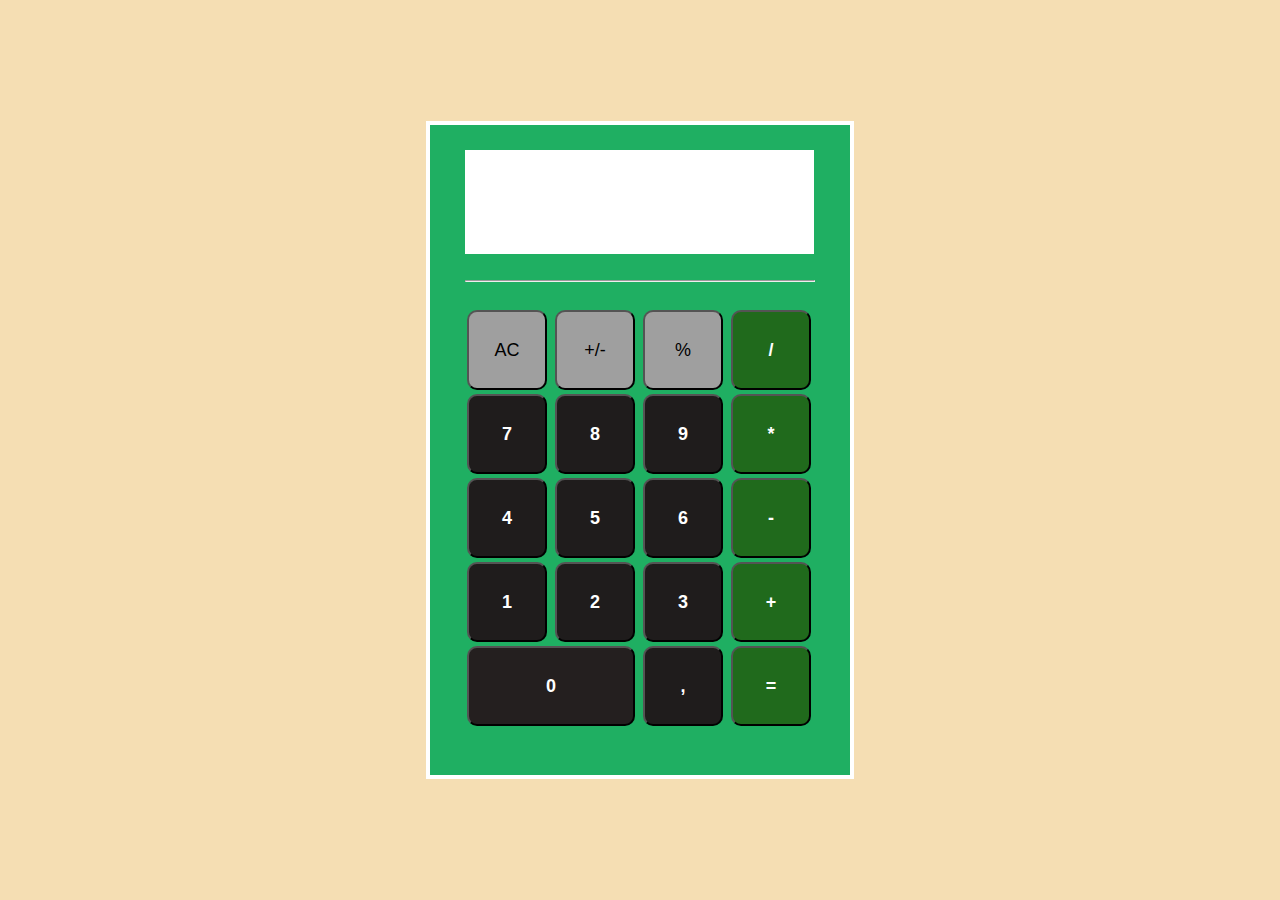
<file: Calculator/index.html>
<!DOCTYPE html>
<html lang="en">
<head>
    <meta charset="UTF-8">
    <meta http-equiv="X-UA-Compatible" content="IE=edge">
    <meta name="viewport" content="width=device-width, initial-scale=1.0">
    <title>Calculator</title>
    <link rel="stylesheet" href="./style.css">
</head>
<body>
    <div class="screen">
        <div class="calcblock">
            <div class="calculator">
                <div id="numbers" class="answer">
                    <div id = "firstNum" class="firstNum"></div>
                    <div id = "operationType" class="operationType"></div>
                    <div id = "secondNum" class="secondNum"></div>
                </div>
                <br>
                <hr>
                <br>
                <div>
                    <button  class="upperSigns" onclick = "deleteAll()">AC</button>
                    <button  class="upperSigns">+/-</button>
                    <button  class="upperSigns">%</button>
                    <button  value="/" class="orange" onclick="giveSign(this.value)">/</button>
                </div>
                <div>
                    <button  value="7" class="black" onclick="giveValue(this.value)">7</button>
                    <button  value="8" class="black" onclick="giveValue(this.value)">8</button>
                    <button  value="9" class="black" onclick="giveValue(this.value)">9</button>
                    <button  value="*" class="orange"   onclick="giveSign(this.value)">*</button>
                </div>
                <div>
                    <button  value="4" class="black" onclick="giveValue(this.value)">4</button>
                    <button  value="5" class="black" onclick="giveValue(this.value)">5</button>
                    <button  value="6" class="black" onclick="giveValue(this.value)">6</button>
                    <button  value="-" class="orange"   onclick="giveSign(this.value)">-</button>
                </div>
                <div>
                    <button  value="1" class="black" onclick="giveValue(this.value)">1</button>
                    <button  value="2" class="black" onclick="giveValue(this.value)">2</button>
                    <button  value="3" class="black" onclick="giveValue(this.value)">3</button>
                    <button  value="+" class="orange"   onclick="giveSign(this.value)">+</button>
                </div>
                <div>
                    <button  value="0" class="buttonLongDarkGray" onclick="giveValue(this.value)">0</button>
                   
                    <button  class="black">,</button>
                    <button  class="orange" onclick="solve()">=</button>
                </div>
            </div>
        </div>
    </div>


    <script>
        var firstNum ="";
        var secondNum ="";
        var operationType ="";
        var result;

        function deleteAll(){
            firstNum = "";
            secondNum = "";
            operationType = "";
            document.getElementById("firstNum").innerHTML = "";
            document.getElementById("secondNum").innerHTML = "";
            document.getElementById("operationType").innerHTML = "";
            console.log(firstNum + secondNum + operationType);
        }

        function solve() {
            
            switch (operationType) {
                case '+': result = Number(firstNum) + Number(secondNum); break;
                case '-': result = Number(firstNum) - Number(secondNum); break;
                case '*': result = Number(firstNum) * Number(secondNum); break;
                case '/': result = Number(firstNum) / Number(secondNum); break;
            }

            document.getElementById("firstNum").innerHTML = result;
            document.getElementById("secondNum").innerHTML = "";
            firstNum = result;
            secondNum = "";
            operationType = "";
            document.getElementById("operationType").innerHTML = "";
        }


        function giveValue(value){
            console.log(value);
            if(firstNum == "" && operationType == ""){
                firstNum = firstNum + "" + value;
                document.getElementById("firstNum").innerHTML = value;
            }
            else if(firstNum != "" && operationType == ""){
                firstNum = firstNum + "" + value;
                document.getElementById("firstNum").innerHTML = firstNum;
            }
            else if(firstNum != "" && operationType != ""){
                secondNum = secondNum + "" + value;
                document.getElementById("secondNum").innerHTML = secondNum;
            }
        }

        function giveSign(value){
            console.log(value);
            if(operationType == "" || sing != ""){
                operationType = value;
                document.getElementById("operationType").innerHTML = operationType;
            }
        }


        


        


    </script>
</body>
</html>
</file>
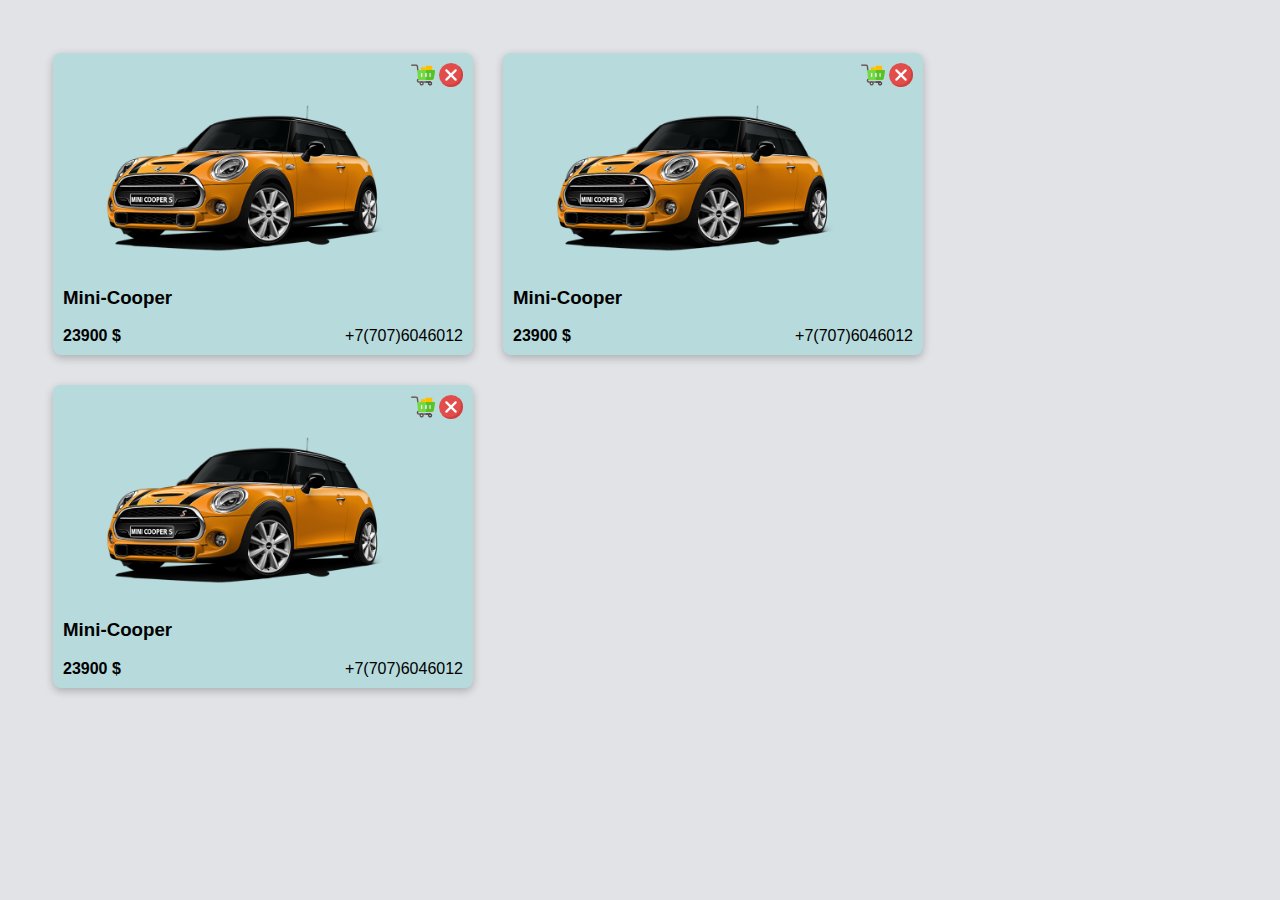
<file: jquery labwork/index.html>
<!DOCTYPE html>
<html lang="en">
<head>
    <meta charset="UTF-8">
    <title>Lab work</title>
    <script
            src="https://code.jquery.com/jquery-3.6.1.min.js"
            integrity="sha256-o88AwQnZB+VDvE9tvIXrMQaPlFFSUTR+nldQm1LuPXQ="
            crossorigin="anonymous">
    </script>
    <link rel="stylesheet" href="style.css">
</head>
<body>
    <div id="card1" class="card">
        <img src="shopping-cart.png" alt="basket" class="basket" width="24">
        <img src="cancel.png" alt="close" class="close" width="24">
        <img src="MINI-Cooper-PNG-Clipart.png" alt="" class="car" width="400">
        <h3 class="model">Mini-Cooper</h3>
        <div class="info">
            <h4 class="price">23900 $</h4>
            <div class="phone-number">
                +7(707)6046012
            </div>
        </div>
    </div>
    <div id="card2" class="card">
        <img src="shopping-cart.png" alt="basket" class="basket" width="24">
        <img src="cancel.png" alt="close" class="close" width="24">
        <img src="MINI-Cooper-PNG-Clipart.png" alt="" class="car" width="400">
        <h3 class="model">Mini-Cooper</h3>
        <div class="info">
            <h4 class="price">23900 $</h4>
            <div class="phone-number">
                +7(707)6046012
            </div>
        </div>
    </div>
    <div id="card3" class="card">
        <img src="shopping-cart.png" alt="basket" class="basket" width="24">
        <img src="cancel.png" alt="close" class="close" width="24">
        <img src="MINI-Cooper-PNG-Clipart.png" alt="" class="car" width="400">
        <h3 class="model">Mini-Cooper</h3>
        <div class="info">
            <h4 class="price">23900 $</h4>
            <div class="phone-number">
                +7(707)6046012
            </div>
        </div>
    </div>
<script src="script.js"></script>
</body>
</html>
</file>
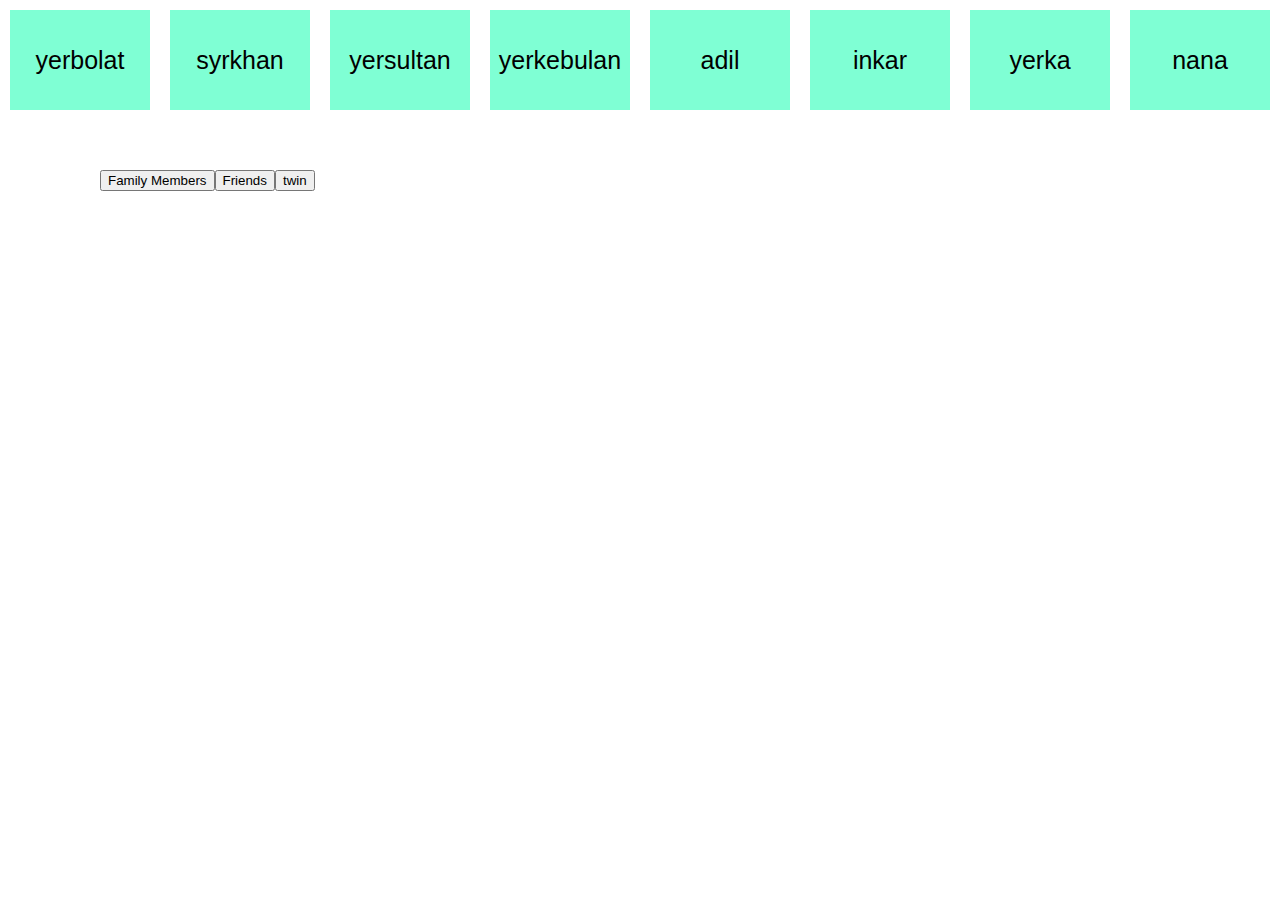
<file: lab5 Web/index.html>
<!DOCTYPE html>
<html lang="en">
<head>
    <meta charset="UTF-8">
    <meta http-equiv="X-UA-Compatible" content="IE=edge">
    <meta name="viewport" content="width=device-width, initial-scale=1.0">
    <title>LAB5</title>
    <link rel = "stylesheet" href="./style.css">
</head>
<body>
    <div class="screen">
        <div class="block"></div>
        <div class="block"></div>
        <div class="block"></div>
        <div class="block"></div>
        <div class="block"></div>
        <div class="block"></div>
        <div class="block"></div>
        <div class="block"></div>
    </div>
    
    

    <div class="buttons">
        <button onclick="family()">Family Members</button>
        <button onclick="friends()">Friends</button>
        <button onclick="twin()">twin</button>
    </div>

    <script src="./index.js"></script> 

</body>
</html>
</file>
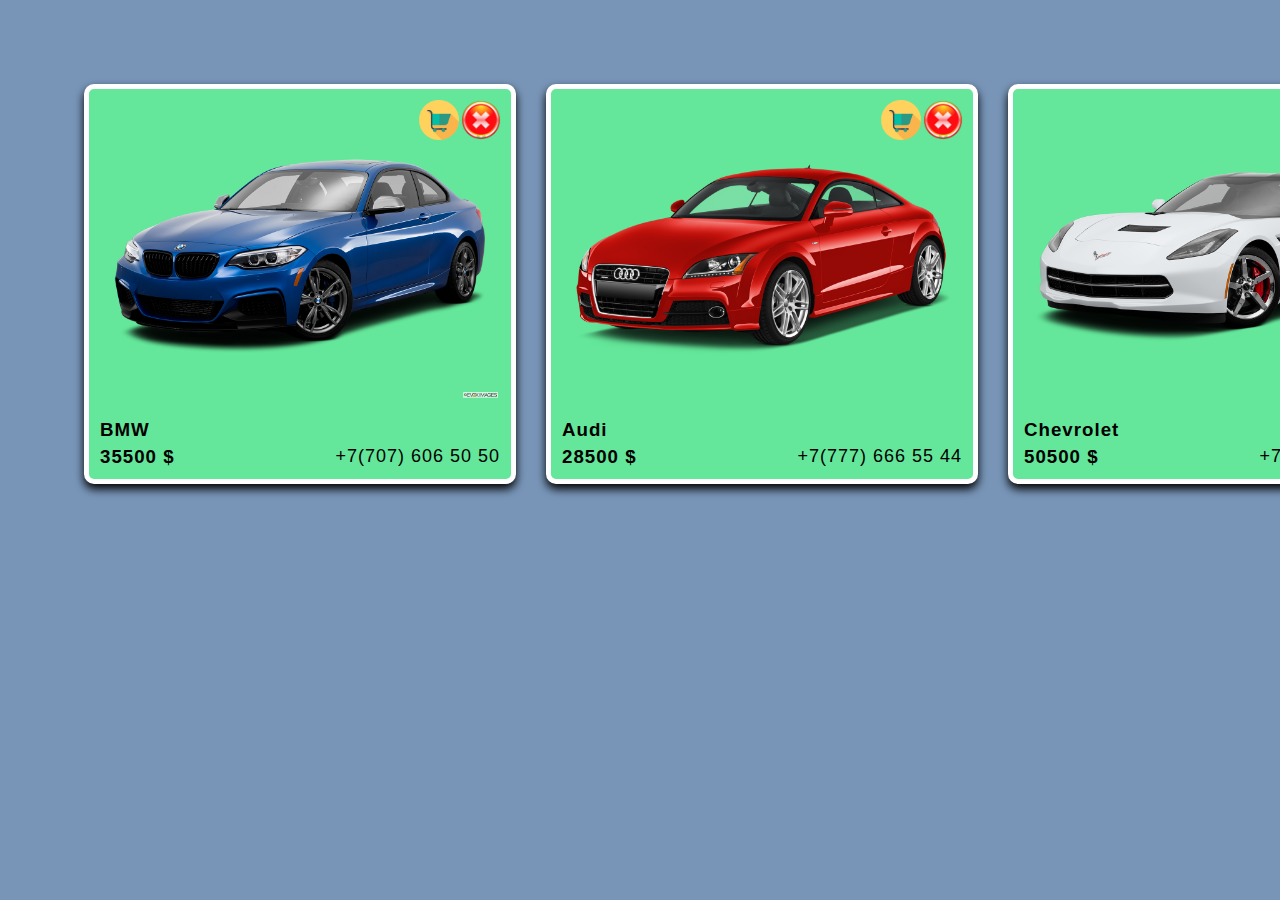
<file: lab6/index.html>
<!DOCTYPE html>
<html lang="en">
<head>
    <meta charset="UTF-8">
    <title>LAB6</title>
    <script src="https://ajax.googleapis.com/ajax/libs/jquery/3.6.0/jquery.min.js"></script>
    <link rel="stylesheet" href="style.css">
</head>
<body>
    <div class="block">
        <img src="cart-removebg-preview.png" class="cart" width="40">
        <img src="close-removebg-preview.png" class="close" width="40">
        <img src="bmw.png" class="car" width="400">
        <h3 class="model">BMW</h3>
        <div class="about">
            
            <h3 class="price">35500 $</h3>
            <div class="phoneNumber">+7(707) 606 50 50</div>
        </div>
    </div>
    <div class="block">
        <img src="cart-removebg-preview.png" class="cart" width="40">
        <img src="close-removebg-preview.png" class="close" width="40">
        <img src="audi.png" class="car" width="400">        
        <h3 class="model">Audi</h3>
        <div class="about">
            <h3 class="price">28500 $</h3>
            <div class="phoneNumber">+7(777) 666 55 44</div>
        </div>
    </div>
    <div class="block">
        <img src="cart-removebg-preview.png" class="cart" width="40">
        <img src="close-removebg-preview.png" class="close" width="40">
        <img src="chervrolet.png" class="car" width="400">        
        <h3 class="model">Chevrolet</h3>
        <div class="about">
            <h3 class="price">50500 $</h3>
            <div class="phoneNumber">+7(777) 999 88 22</div>
        </div>
    </div>
<script>
    $(document).ready (function (){
        $(document).on( 'click', '.close', function (){
            $(this).parents(".block").hide(); 
        });

        $(document).on( 'click', '.cart', function (){ 
            $(this).attr('src', 'dollar.png');  //осы жерде attr методы аркылы 
        });
    });
</script>
</body>
</html>
</file>
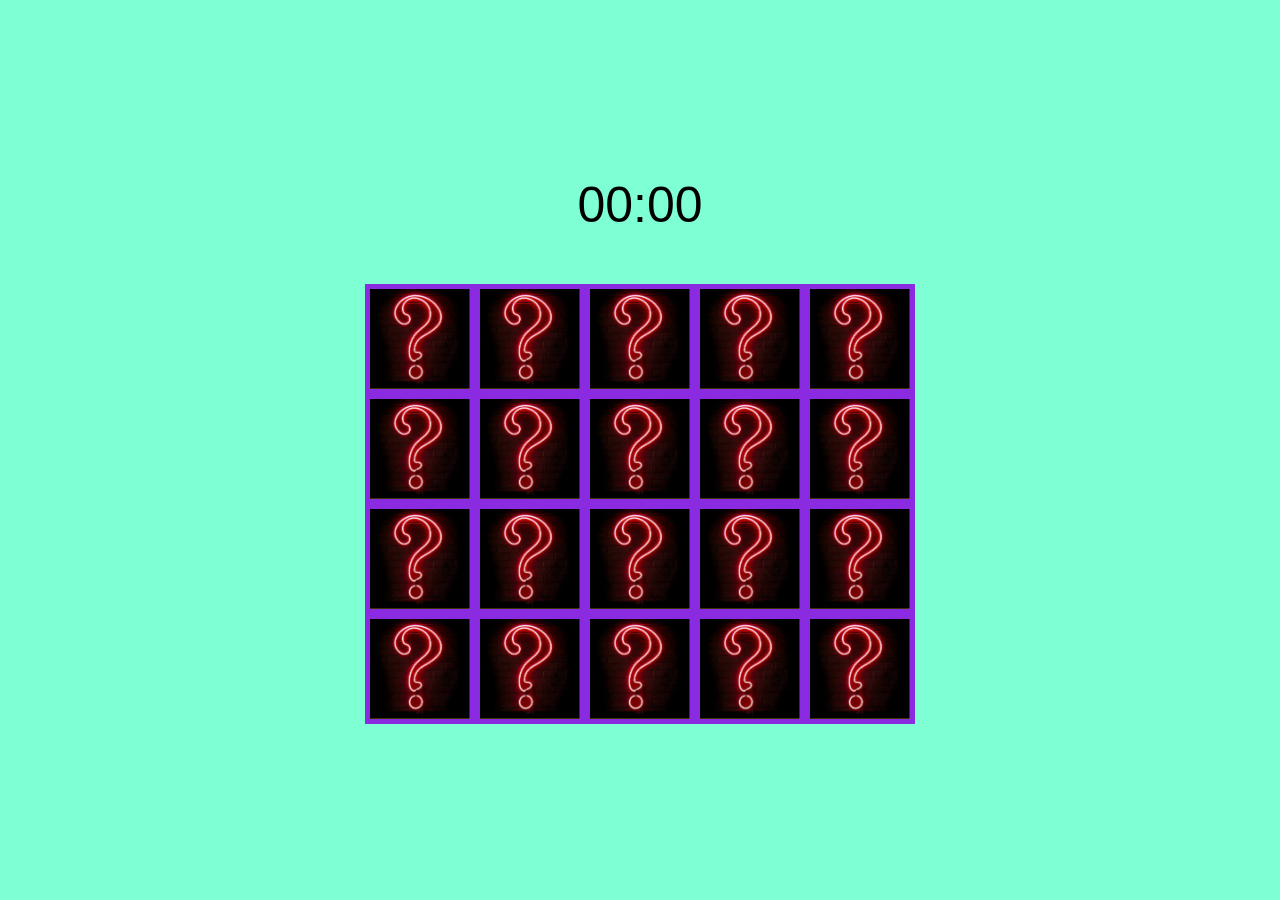
<file: WEB GAME/index.html>
<!DOCTYPE html>
<html lang="en">
<head>
    <meta charset="UTF-8">
    <meta http-equiv="X-UA-Compatible" content="IE=edge">
    <meta name="viewport" content="width=device-width, initial-scale=1.0">
    <title>WEBGAME</title>
    <link rel="stylesheet" href = "./style.css">

</head>
<body>
    <div class="result">
        <h1>YOU WON!!!</h1>
        <h3>your result is XXX </h3>
    </div>
    <div class="main">
        <div class="time">
            <div id="minutes" class="timer">00</div>
            <div class="timer">:</div>
            <div id="seconds" class="timer">00</div>
        </div>
        <div class="row">
            <div class="block">
                <div id="1" class="thecard" onclick = 'flip(this.id)'>
                    <div class="thefront"></div>
                    <div class="theback"></div>
                </div> 
            </div>
            <div class="block">
                <div id="2" class="thecard" onclick = 'flip(this.id)'>
                    <div class="thefront"></div>
                    <div class="theback"></div>
                </div> 
            </div>
            <div class="block">
                <div id="3" class="thecard" onclick = 'flip(this.id)'>
                    <div class="thefront"></div>
                    <div class="theback"></div>
                </div> 
            </div>
            <div class="block"> 
                <div id="4" class="thecard" onclick = 'flip(this.id)'>
                    <div class="thefront"></div>
                    <div class="theback"></div>
                </div> 
            </div>
            <div class="block">
                <div id="5" class="thecard" onclick = 'flip(this.id)'>
                    <div class="thefront"></div>
                    <div class="theback"></div>
                </div> 
            </div>
        </div>
        <div class="row">
            <div class="block">
                <div id="6" class="thecard" onclick = 'flip(this.id)'>
                    <div class="thefront"></div>
                    <div class="theback"></div>
                </div> 
            </div>
            <div class="block">
                <div id="7" class="thecard" onclick = 'flip(this.id)'>
                    <div class="thefront"></div>
                    <div class="theback"></div>
                </div> 
            </div>
            <div class="block">
                <div id="8" class="thecard" onclick = 'flip(this.id)'>
                    <div class="thefront"></div>
                    <div class="theback"></div>
                </div> 
            </div>
            <div class="block">
                <div id="9" class="thecard" onclick = 'flip(this.id)'>
                    <div class="thefront"></div>
                    <div class="theback"></div>
                </div> 
            </div>
            <div class="block">
                <div id="10" class="thecard" onclick = 'flip(this.id)'>
                    <div class="thefront"></div>
                    <div class="theback"></div>
                </div> 
            </div>
        </div>
        <div class="row">
            <div class="block">
                <div id="11" class="thecard" onclick = 'flip(this.id)'>
                    <div class="thefront"></div>
                    <div class="theback"></div>
                </div> 
            </div>
            <div class="block">
                <div id="12" class="thecard" onclick = 'flip(this.id)'>
                    <div class="thefront"></div>
                    <div class="theback"></div>
                </div> 
            </div>
            <div class="block">
                <div id="13" class="thecard" onclick = 'flip(this.id)'>
                    <div class="thefront"></div>
                    <div class="theback"></div>
                </div> 
            </div>
            <div class="block">
                <div id="14" class="thecard" onclick = 'flip(this.id)'>
                    <div class="thefront"></div>
                    <div class="theback"></div>
                </div> 
            </div>
            <div class="block">
                <div id="15" class="thecard" onclick = 'flip(this.id)'>
                    <div class="thefront"></div>
                    <div class="theback"></div>
                </div> 
            </div>
        </div>
        <div class="row">
            <div class="block">
                <div id="16" class="thecard" onclick = 'flip(this.id)'>
                    <div class="thefront"></div>
                    <div class="theback"></div>
                </div> 
            </div>
            <div class="block">
                <div id="17" class="thecard" onclick = 'flip(this.id)'>
                    <div class="thefront"></div>
                    <div class="theback"></div>
                </div> 
            </div>
            <div class="block">
                <div id="18" class="thecard" onclick = 'flip(this.id)'>
                    <div class="thefront"></div>
                    <div class="theback"></div>
                </div> 
            </div>
            <div class="block">
                <div id="19" class="thecard" onclick = 'flip(this.id)'>
                    <div class="thefront"></div>
                    <div class="theback"></div>
                </div> 
            </div>
            <div class="block">
                <div id="20" class="thecard" onclick = 'flip(this.id)'>
                    <div class="thefront"></div>
                    <div class="theback"></div>
                </div> 
            </div>
        </div>
       
       
    </div>
    <script src="./index.js"></script>
</body>
</html>
</file>
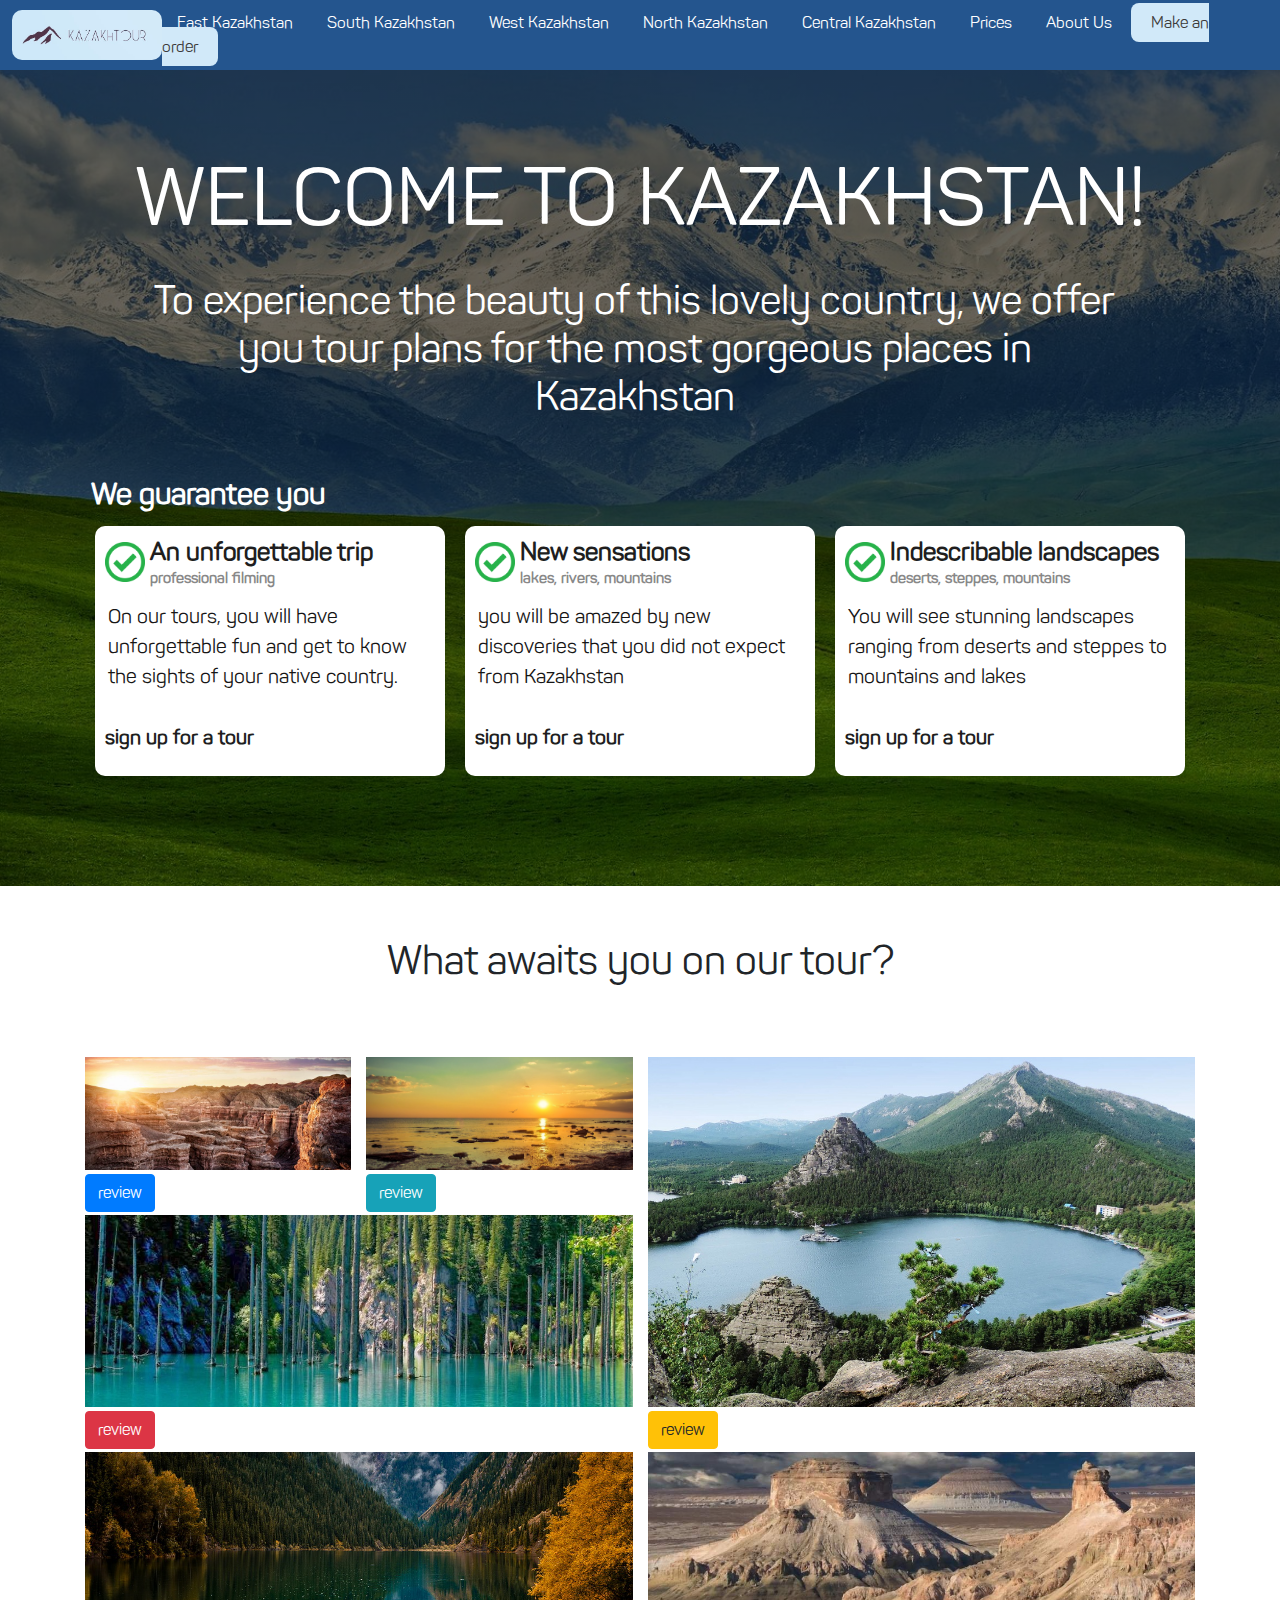
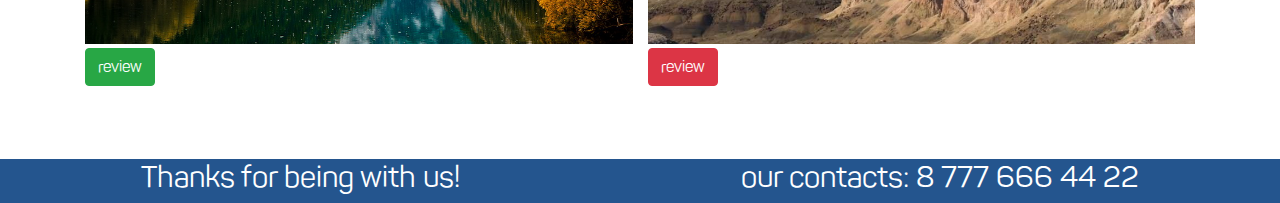
<file: bonuslab/pages/index.html>
<!DOCTYPE html>
<html lang="en">
<head>
    <meta charset="UTF-8">
    <meta http-equiv="X-UA-Compatible" content="IE=edge">
    <meta name="viewport" content="width=device-width, initial-scale=1.0">
    <title>KazakhTour</title>
    <link rel="stylesheet" href="https://stackpath.bootstrapcdn.com/bootstrap/4.3.1/css/bootstrap.min.css" integrity="sha384-ggOyR0iXCbMQv3Xipma34MD+dH/1fQ784/j6cY/iJTQUOhcWr7x9JvoRxT2MZw1T" crossorigin="anonymous">
    <link rel="stylesheet" href="../style.css">
    <script src="https://ajax.googleapis.com/ajax/libs/jquery/3.6.1/jquery.min.js"></script>
    <script src="../index.js"></script>
</head>
<body>

    <!-- navbar starts -->
    <nav>
        <div class="navbetween">
            <a href="./index.html" style="margin-left: 20px;">
                <div class="logoblock" ></div>
            </a>
            <!-- <img style = "margin-left: 30px;" src="./img/logo.jpg"> -->
            <div class="displaynone">
                
                <a class="navtext" href="./EastKZ.html">East Kazakhstan</a>
                <a class="navtext" href="./SouthKZ.html">South Kazakhstan</a>
                <a class="navtext" href="./WestKZ.html">West Kazakhstan</a>
                <a class="navtext" href="./NorthKZ.html">North Kazakhstan</a>
                <a class="navtext" href="./centralKZ.html">Central Kazakhstan</a>
                <a class="navtext" href="./Prices.html">Prices</a>
                <a class="navtext" href="./aboutUs.html">About Us</a>
                <a class="navbutton" style="color: rgb(60, 58, 58);">Make an order</a>
            </div>
        </div>
    </nav>

    <!-- Navbar ends -->


    <!-- div with mountain photo, text, blocks STARTS-->
    <div class="entryblock">
        <div class="welcomeMessage">
            <h1 class = "" style="margin-bottom: 30px; font-size: 80px;">WELCOME TO KAZAKHSTAN!</h1>
            <h2 class = "" style="width: 1000px; font-size: 40px;">To experience the beauty of this lovely country, we offer you tour plans for the most gorgeous places in Kazakhstan</h2>    
        </div>

        <!-- Те три блока начинаются-->
        <div class="buycoursediv" style = "background-position-x: 900px; background-position-y: -200px; background-size: 900px;" id="cases">
            <div style="display: flex; flex-direction: column; justify-content: center; ">
                <div>
                    <div class="bigboldtext">
                        &nbsp;We guarantee you
                        <!-- &nbsp; - это пробел -->
                    </div>
                </div>
                <div style="display: flex; flex-wrap: wrap; justify-content: center; align-items: center;">

                    <div class="manblock" >
                        <div style="display: flex; align-items: center;">
                            <img src="../img/galochka.png" class = "galochka">
                            <div>
                                <div class="name">An unforgettable trip</div>
                                <div class="graytext">professional filming</div>
                            </div>
                        </div>
                        <div class="justtext" style="color: rgb(23, 22, 22); margin-top: 10px;">On our tours, you will have unforgettable fun and get to know the sights of your native country. </div>
                        <div class="name" style="font-size: 20px; ">sign up for a tour</div>
                    </div>

                    <div class="manblock" >
                        <div style="display: flex; align-items: center;">
                            <img src="../img/galochka.png" class = "galochka">
                            <div>
                                <div class="name">New sensations</div>
                                <div class="graytext">lakes, rivers, mountains</div>
                            </div>
                        </div>
                        <div class="justtext" style="color: rgb(23, 22, 22); margin-top: 10px;">you will be amazed by new discoveries that you did not expect from Kazakhstan</div>
                        <div class="name" style="font-size: 20px;">sign up for a tour</div>
                    </div>

                    <div class="manblock" >
                        <div style="display: flex; align-items: center;">
                            <img src="../img/galochka.png" class = "galochka">
                            <div>
                                <div class="name">Indescribable landscapes</div>
                                <div class="graytext">deserts, steppes, mountains</div>
                            </div>
                        </div>
                        <div class="justtext" style="color: rgb(23, 22, 22); margin-top: 10px;">You will see stunning landscapes ranging from deserts and steppes to mountains and lakes</div>
                        <div class="name" style="font-size: 20px;">sign up for a tour</div>
                    </div>
                    
                </div>
                
    
    
            </div>
            
        </div>
        <!-- Те три блока Заканчиваются-->

    </div>
    <!-- div with mountain photo, text, blocks ENDS-->

    <div class="natureBlock">
       <h1>What awaits you on our tour?</h1>
    </div>
    <div class="container">
        <div class="gallery">
            <figure class="gallery__item gallery__item--1">
                <img src="../img/charyn.jpg" alt="Gallery image 1" class="gallery__img">
                <button id="show-popup-btn" type="button" class="btn btn-primary mt-1">review</button>
            </figure>
            <figure class="gallery__item gallery__item--2">
                <img src="../img/kaspi.jpg" alt="Gallery image 2" class="gallery__img">
                <button id="show-popup-btn1" type="button" class="btn btn-info mt-1">review</button>
            </figure>
            <figure class="gallery__item gallery__item--3">
                <img src="../img/severKZ.jpg" alt="Gallery image 3" class="gallery__img">
                <button id="show-popup-btn2" type="button" class="btn btn-warning mt-1 ">review</button>

            </figure>
            <figure class="gallery__item gallery__item--4">
                <img src="../img/ugKZ.jpg" alt="Gallery image 4" class="gallery__img">
                <button id="show-popup-btn3" type="button" class="btn btn-danger mt-1">review</button>

            </figure>
            <figure class="gallery__item gallery__item--5">
                <img src="../img/vostokKZ.jpg" alt="Gallery image 5" class="gallery__img">
                <button id="show-popup-btn4" type="button" class="btn btn-success mt-1">review</button>

            </figure>
            <figure class="gallery__item gallery__item--6">
                <img src="../img/zapadKZ.jpeg" alt="Gallery image 6" class="gallery__img">
                <button id="show-popup-btn5" type="button" class="btn btn-danger mt-1">review</button>

            </figure>
        </div>
    </div>
    
    

    
<!-- всплывающиеся окна фоток -->
    <div id="modal">
        <div class="modal_image">
            <img src="../img/charyn.jpg">
            <button id="close-btn" type="button" class="btn btn-primary mt-1">Close</button>
        </div>
    </div>
    
    <div id="modal1">
        <div class="modal_image1">
            <img src="../img/kaspi.jpg">
            <button id="close-btn1" type="button" class="btn btn-primary mt-1">Close</button>
        </div>
    </div>

    <div id="modal2">
        <div class="modal_image2">
            <img src="../img/severKZ.jpg">
            <button id="close-btn2" type="button" class="btn btn-primary mt-1">Close</button>
        </div>
    </div>

    <div id="modal3">
        <div class="modal_image3">
            <img src="../img/ugKZ.jpg">
            <button id="close-btn3" type="button" class="btn btn-primary mt-1">Close</button>
        </div>
    </div>

    <div id="modal4">
        <div class="modal_image4">
            <img src="../img/vostokKZ.jpg">
            <button id="close-btn4" type="button" class="btn btn-primary mt-1">Close</button>
        </div>
    </div>

    <div id="modal5">
        <div class="modal_image5">
            <img src="../img/zapadKZ.jpeg">
            <button id="close-btn5" type="button" class="btn btn-primary mt-1">Close</button>
        </div>
    </div>
<!-- всплывающиеся окна фоток заканчиваются-->

  
    
    <footer>
        <h1 style="font-size: 30px; color:white">Thanks for being with us!</h1>
        <h1 style="font-size: 30px; color:white">our contacts: 8 777 666 44 22</h1>
    </footer>
</body>
</html>
</file>
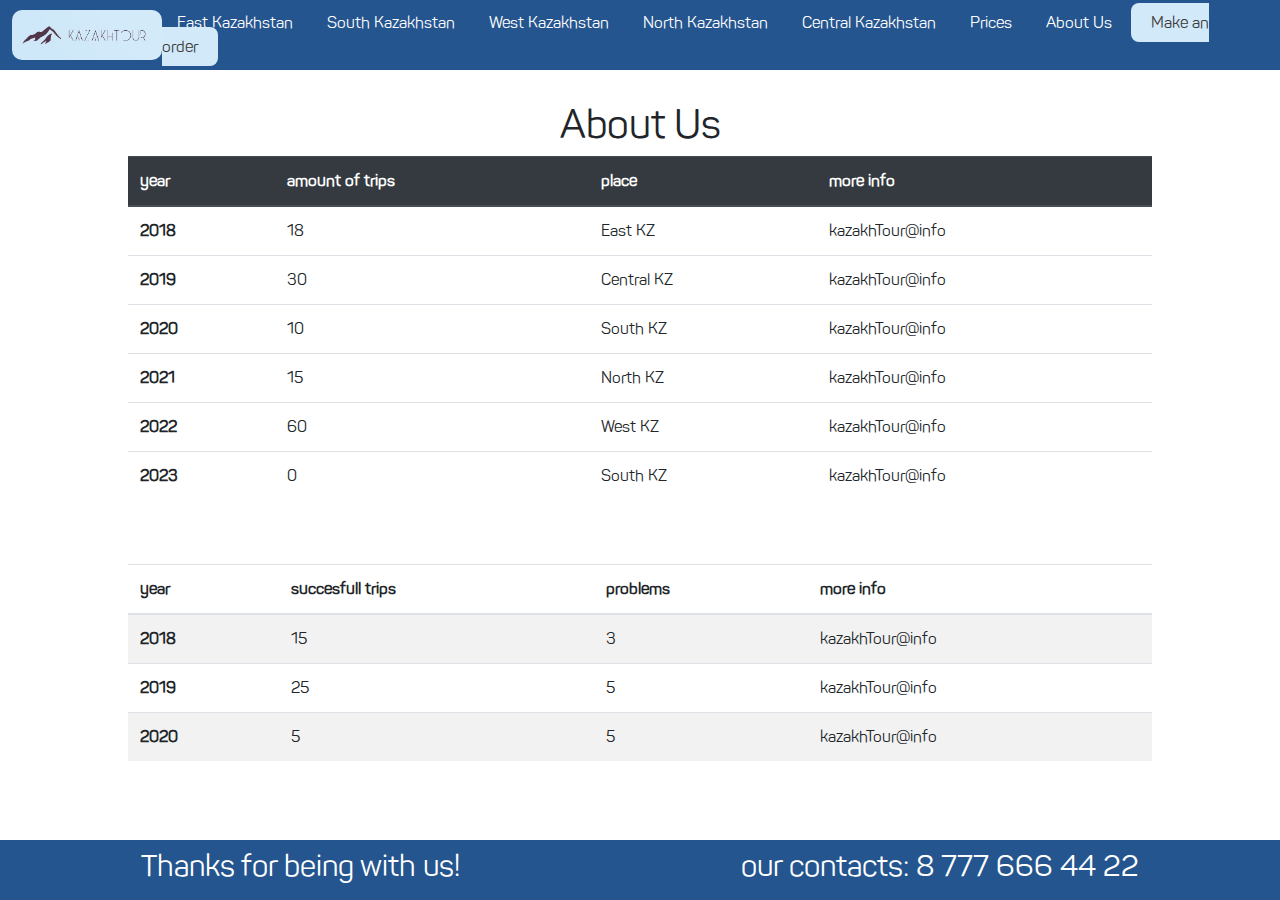
<file: bonuslab/pages/aboutUs.html>
<!DOCTYPE html>
<html lang="en">
<head>
    <meta charset="UTF-8">
    <meta http-equiv="X-UA-Compatible" content="IE=edge">
    <meta name="viewport" content="width=device-width, initial-scale=1.0">
    <title>KazakhTour</title>
    <link rel="stylesheet" href="https://stackpath.bootstrapcdn.com/bootstrap/4.3.1/css/bootstrap.min.css" integrity="sha384-ggOyR0iXCbMQv3Xipma34MD+dH/1fQ784/j6cY/iJTQUOhcWr7x9JvoRxT2MZw1T" crossorigin="anonymous">
    <link rel="stylesheet" href="../style.css">
    <script src="https://ajax.googleapis.com/ajax/libs/jquery/3.6.1/jquery.min.js"></script>
    <script src="../index.js"></script>
</head>
<body>

    <!-- navbar starts -->
    <nav>
        <div class="navbetween">
            <a href="./index.html" style="margin-left: 20px;">
                <div class="logoblock" ></div>
            </a>
            <div class="displaynone">
                <a class="navtext" href="./EastKZ.html">East Kazakhstan</a>
                <a class="navtext" href="./SouthKZ.html">South Kazakhstan</a>
                <a class="navtext" href="./WestKZ.html">West Kazakhstan</a>
                <a class="navtext" href="./NorthKZ.html">North Kazakhstan</a>
                <a class="navtext" href="./centralKZ.html">Central Kazakhstan</a>
                <a class="navtext" href="./Prices.html">Prices</a>
                <a class="navtext" href="./aboutUs.html">About Us</a>
                <a class="navbutton" style="color: rgb(60, 58, 58);">Make an order</a>
            </div>
        </div>
    </nav>

    <div style="width:80%; margin-top: 100px; display: flex; flex-direction: column; align-items: center;">
        <h1>About Us</h1>
        <table class="table">
            <thead class="thead-dark">
              <tr>
                <th scope="col">year</th>
                <th scope="col">amount of trips</th>
                <th scope="col">place</th>
                <th scope="col">more info</th>
              </tr>
            </thead>
            <tbody>
              <tr>
                <th scope="row">2018</th>
                <td>18</td>
                <td>East KZ</td>
                <td>kazakhTour@info</td>
              </tr>
              <tr>
                <th scope="row">2019</th>
                <td>30</td>
                <td>Central KZ</td>
                <td>kazakhTour@info</td>
              </tr>
              <tr>
                <th scope="row">2020</th>
                <td>10</td>
                <td>South KZ</td>
                <td>kazakhTour@info</td>
              </tr>
              <tr>
                <th scope="row">2021</th>
                <td>15</td>
                <td>North KZ</td>
                <td>kazakhTour@info</td>
              </tr>
              <tr>
                <th scope="row">2022</th>
                <td>60</td>
                <td>West KZ</td>
                <td>kazakhTour@info</td>
              </tr>
              <tr>
                <th scope="row">2023</th>
                <td>0</td>
                <td>South KZ</td>
                <td>kazakhTour@info</td>
              </tr>
            </tbody>
        </table>

        <table class="table table-striped mt-5 mb-5">
            <thead>
              <tr>
                <th scope="col">year</th>
                <th scope="col">succesfull trips</th>
                <th scope="col">problems</th>
                <th scope="col">more info</th>
              </tr>
            </thead>
            <tbody>
              <tr>
                <th scope="row">2018</th>
                <td>15</td>
                <td>3</td>
                <td>kazakhTour@info</td>
              </tr>
              <tr>
                <th scope="row">2019</th>
                <td>25</td>
                <td>5</td>
                <td>kazakhTour@info</td>
              </tr>
              <tr>
                <th scope="row">2020</th>
                <td>5</td>
                <td>5</td>
                <td>kazakhTour@info</td>
              </tr>
            </tbody>
          </table>
          
    
    
    
    
    
    </div>
    <footer>
        <h1 style="font-size: 30px; color:white">Thanks for being with us!</h1>
        <h1 style="font-size: 30px; color:white">our contacts: 8 777 666 44 22</h1>
    </footer>
</body>
</html>
</file>
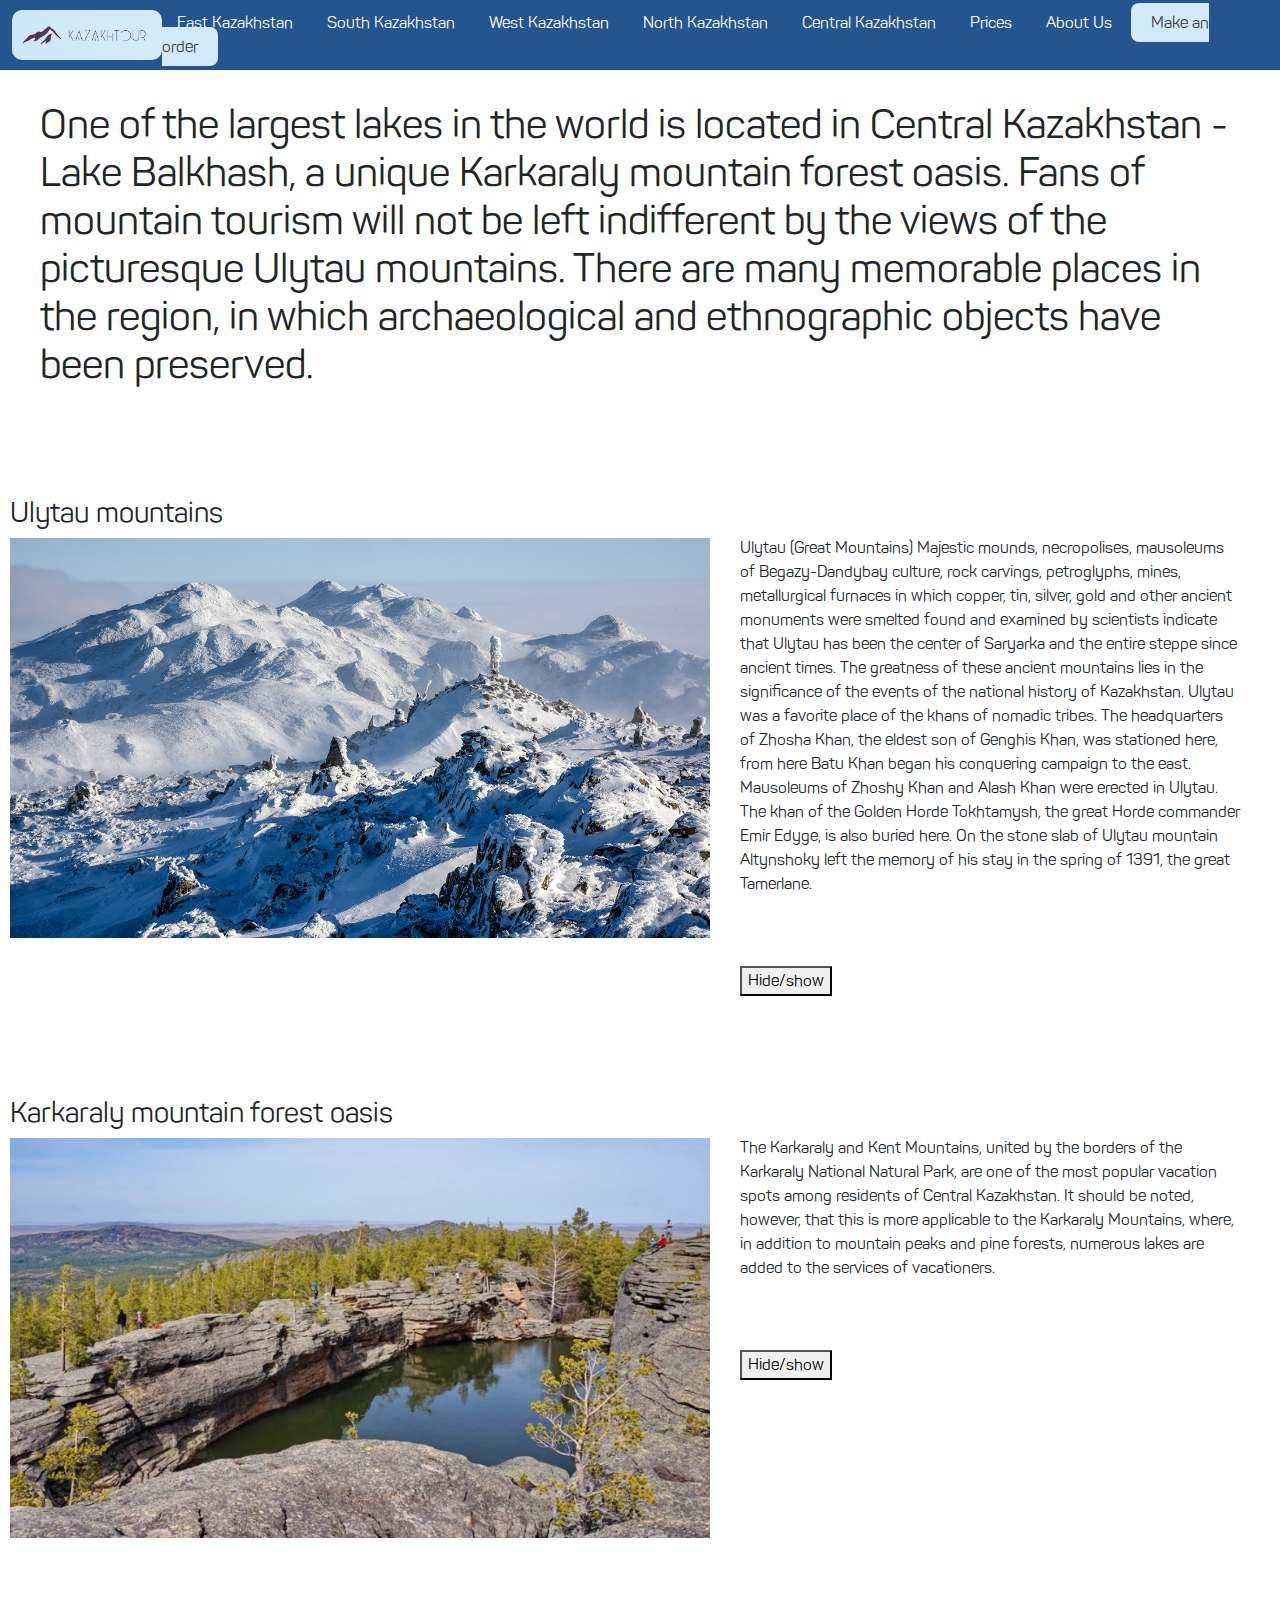
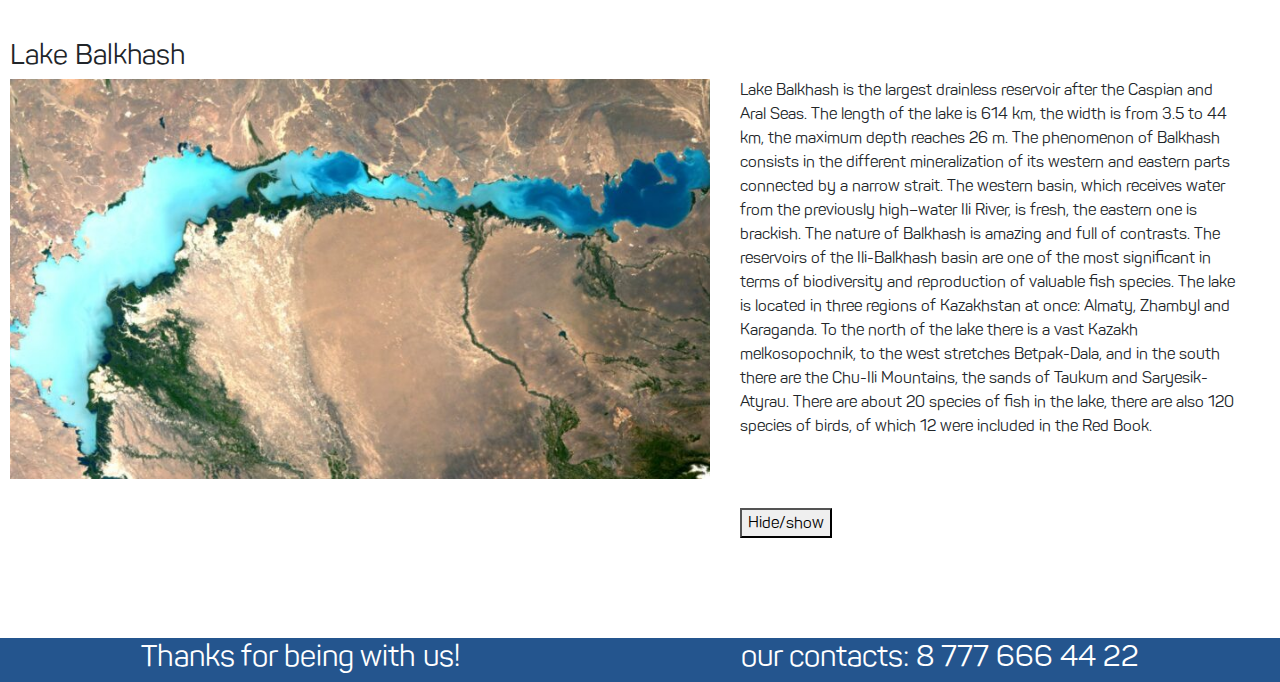
<file: bonuslab/pages/centralKZ.html>
<!DOCTYPE html>
<html lang="en">
<head>
    <meta charset="UTF-8">
    <meta http-equiv="X-UA-Compatible" content="IE=edge">
    <meta name="viewport" content="width=device-width, initial-scale=1.0">
    <title>KazakhTour</title>
    <link rel="stylesheet" href="https://stackpath.bootstrapcdn.com/bootstrap/4.3.1/css/bootstrap.min.css" integrity="sha384-ggOyR0iXCbMQv3Xipma34MD+dH/1fQ784/j6cY/iJTQUOhcWr7x9JvoRxT2MZw1T" crossorigin="anonymous">
    <link rel="stylesheet" href="../style.css">
    <script src="https://ajax.googleapis.com/ajax/libs/jquery/3.6.1/jquery.min.js"></script>
    <script src="../index.js"></script>
</head>
<body>

    <!-- navbar starts -->
    <nav>
        <div class="navbetween">
            <a href="./index.html" style="margin-left: 20px;">
                <div class="logoblock" ></div>
            </a>
            <div class="displaynone">
                <a class="navtext" href="./EastKZ.html">East Kazakhstan</a>
                <a class="navtext" href="./SouthKZ.html">South Kazakhstan</a>
                <a class="navtext" href="./WestKZ.html">West Kazakhstan</a>
                <a class="navtext" href="./NorthKZ.html">North Kazakhstan</a>
                <a class="navtext" href="./centralKZ.html">Central Kazakhstan</a>
                <a class="navtext" href="./Prices.html">Prices</a>
                <a class="navtext" href="./aboutUs.html">About Us</a>
                <a class="navbutton" style="color: rgb(60, 58, 58);">Make an order</a>
            </div>
        </div>
    </nav>

    <h1 style="width: 1200px; margin-top: 100px;">One of the largest lakes in the world is located in Central Kazakhstan - Lake Balkhash, a unique Karkaraly mountain forest oasis. Fans of mountain tourism will not be left indifferent by the views of the picturesque Ulytau mountains. There are many memorable places in the region, in which archaeological and ethnographic objects have been preserved.</h1>

    <div class="firstBlockKaz">
        <div>
            <h3>Ulytau mountains</h3>
            <div class="naturePhoto" style="background-image: url('../img/ulytau.jpg');"></div>
        </div>
        <div>
            <div class="textBlock info1">
                Ulytau (Great Mountains)

                 Majestic mounds, necropolises, mausoleums of Begazy-Dandybay culture, rock carvings, petroglyphs, mines, metallurgical furnaces in which copper, tin, silver, gold and other ancient monuments were smelted found and examined by scientists indicate that Ulytau has been the center of Saryarka and the entire steppe since ancient times.
                The greatness of these ancient mountains lies in the significance of the events of the national history of Kazakhstan. Ulytau was a favorite place of the khans of nomadic tribes. The headquarters of Zhosha Khan, the eldest son of Genghis Khan, was stationed here, from here Batu Khan began his conquering campaign to the east.
                Mausoleums of Zhoshy Khan and Alash Khan were erected in Ulytau. The khan of the Golden Horde Tokhtamysh, the great Horde commander Emir Edyge, is also buried here. On the stone slab of Ulytau mountain Altynshoky left the memory of his stay in the spring of 1391, the great Tamerlane.
            </div>
            <button class = "button1" style="margin-left: 30px;">Hide/show</button>

        </div>
    </div>

    <div class="firstBlockKaz">
        <div>
            <h3>Karkaraly mountain forest oasis</h3>
            <div class="naturePhoto" style="background-image: url('../img/karkaraly.jpg');"></div>
        </div>
        <div>
            <div class="textBlock info2">
                The Karkaraly and Kent Mountains, united by the borders of the Karkaraly National Natural Park, are one of the most popular vacation spots among residents of Central Kazakhstan. It should be noted, however, that this is more applicable to the Karkaraly Mountains, where, in addition to mountain peaks and pine forests, numerous lakes are added to the services of vacationers.
            </div>
            <button class = "button2" style="margin-left: 30px;">Hide/show</button>
        </div>
    </div>

    <div class="firstBlockKaz">
        <div>
            <h3>Lake Balkhash</h3>
            <div class="naturePhoto" style="background-image: url('../img/balhash.jpg');"></div>
        </div>
        <div>
            <div class="textBlock info3">
                Lake Balkhash is the largest drainless reservoir after the Caspian and Aral Seas. The length of the lake is 614 km, the width is from 3.5 to 44 km, the maximum depth reaches 26 m. The phenomenon of Balkhash consists in the different mineralization of its western and eastern parts connected by a narrow strait. The western basin, which receives water from the previously high–water Ili River, is fresh, the eastern one is brackish. The nature of Balkhash is amazing and full of contrasts. The reservoirs of the Ili-Balkhash basin are one of the most significant in terms of biodiversity and reproduction of valuable fish species.
                The lake is located in three regions of Kazakhstan at once: Almaty, Zhambyl and Karaganda. To the north of the lake there is a vast Kazakh melkosopochnik, to the west stretches Betpak-Dala, and in the south there are the Chu-Ili Mountains, the sands of Taukum and Saryesik-Atyrau.
                There are about 20 species of fish in the lake, there are also 120 species of birds, of which 12 were included in the Red Book.
                
            </div>
            <button class = "button3" style="margin-left: 30px;">Hide/show</button>
        </div>
    </div>
 
    
    <footer style="margin-top: 100px;">
        <h1 style="font-size: 30px; color:white">Thanks for being with us!</h1>
        <h1 style="font-size: 30px; color:white">our contacts: 8 777 666 44 22</h1>
    </footer>
</body>
</html>
</file>
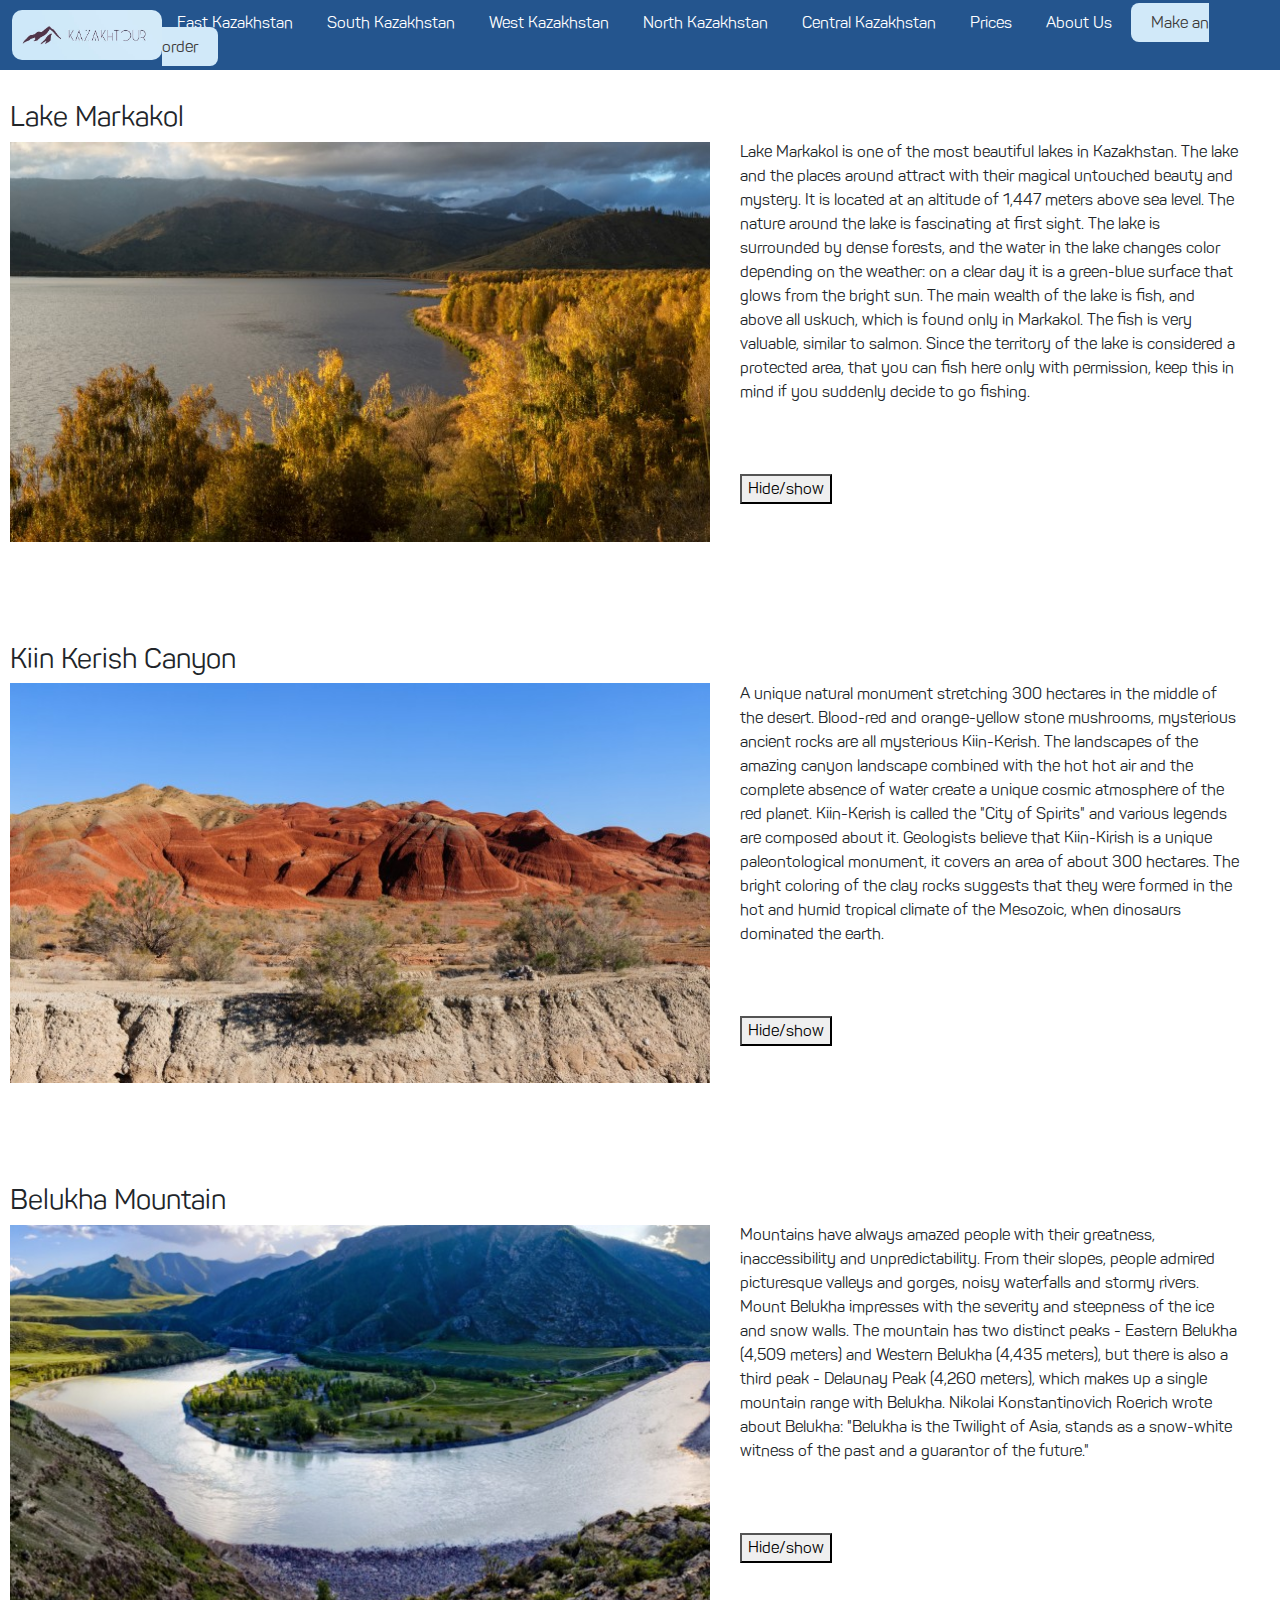
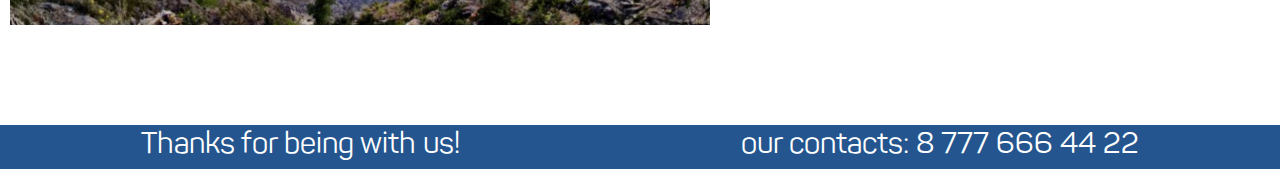
<file: bonuslab/pages/EastKZ.html>
<!DOCTYPE html>
<html lang="en">
<head>
    <meta charset="UTF-8">
    <meta http-equiv="X-UA-Compatible" content="IE=edge">
    <meta name="viewport" content="width=device-width, initial-scale=1.0">
    <title>KazakhTour</title>
    <link rel="stylesheet" href="https://stackpath.bootstrapcdn.com/bootstrap/4.3.1/css/bootstrap.min.css" integrity="sha384-ggOyR0iXCbMQv3Xipma34MD+dH/1fQ784/j6cY/iJTQUOhcWr7x9JvoRxT2MZw1T" crossorigin="anonymous">
    <link rel="stylesheet" href="../style.css">
    <script src="https://ajax.googleapis.com/ajax/libs/jquery/3.6.1/jquery.min.js"></script>
    <script src="../index.js"></script>
</head>
<body>

    <!-- navbar starts -->
    <nav>
        <div class="navbetween">
            <a href="./index.html" style="margin-left: 20px;">
                <div class="logoblock" ></div>
            </a>
            <div class="displaynone">
                <a class="navtext" href="./EastKZ.html">East Kazakhstan</a>
                <a class="navtext" href="./SouthKZ.html">South Kazakhstan</a>
                <a class="navtext" href="./WestKZ.html">West Kazakhstan</a>
                <a class="navtext" href="./NorthKZ.html">North Kazakhstan</a>
                <a class="navtext" href="./centralKZ.html">Central Kazakhstan</a>
                <a class="navtext" href="./Prices.html">Prices</a>
                <a class="navtext" href="./aboutUs.html">About Us</a>
                <a class="navbutton" style="color: rgb(60, 58, 58);">Make an order</a>
            </div>
        </div>
    </nav>


    <div class="firstBlockKaz">
        <div>
            <h3>Lake Markakol</h3>
            <div class="naturePhoto" style="background-image: url('../img/EastKZMarkakol.jpg');"></div>
        </div>
        <div>
            <!-- <div class="textBlock"></div> -->
            <div class="textBlock info1">
                Lake Markakol is one of the most beautiful lakes in Kazakhstan. The lake and the places around attract with their magical untouched beauty and mystery. It is located at an altitude of 1,447 meters above sea level. 
                The nature around the lake is fascinating at first sight. The lake is surrounded by dense forests, and the water in the lake changes color depending on the weather: on a clear day it is a green-blue surface that glows from the bright sun. The main wealth of the lake is fish, and above all uskuch, which is found only in Markakol. The fish is very valuable, similar to salmon. Since the territory of the lake is considered a protected area, that you can fish here only with permission, keep this in mind if you suddenly decide to go fishing.
            </div>
            <button class = "button1" style="margin-left: 30px;">Hide/show</button>

        </div>
    </div>

    <div class="firstBlockKaz">
        <div>
            <h3>Kiin Kerish Canyon</h3>
            <div class="naturePhoto" style="background-image: url('../img/kanyon\ vko.jpg');"></div>
        </div>
        <div>
            <!-- <div class="textBlock"></div> -->
            <div class="textBlock info2">
                A unique natural monument stretching 300 hectares in the middle of the desert. Blood-red and orange-yellow stone mushrooms, mysterious ancient rocks are all mysterious Kiin-Kerish. The landscapes of the amazing canyon landscape combined with the hot hot air and the complete absence of water create a unique cosmic atmosphere of the red planet. Kiin-Kerish is called the "City of Spirits" and various legends are composed about it. Geologists believe that Kiin-Kirish is a unique paleontological monument, it covers an area of about 300 hectares. The bright coloring of the clay rocks suggests that they were formed in the hot and humid tropical climate of the Mesozoic, when dinosaurs dominated the earth. </div>
            <button class = "button2" style="margin-left: 30px;">Hide/show</button>
        </div>
    </div>

    <div class="firstBlockKaz">
        <div>
            <h3>Belukha Mountain</h3>
            <div class="naturePhoto" style="background-image: url('../img/beluha.jpg');"></div>
        </div>
        <div>
            <!-- <div class="textBlock"></div> -->
            <div class="textBlock info3">
                Mountains have always amazed people with their greatness, inaccessibility and unpredictability. From their slopes, people admired picturesque valleys and gorges, noisy waterfalls and stormy rivers. Mount Belukha impresses with the severity and steepness of the ice and snow walls. The mountain has two distinct peaks - Eastern Belukha (4,509 meters) and Western Belukha (4,435 meters), but there is also a third peak - Delaunay Peak (4,260 meters), which makes up a single mountain range with Belukha. Nikolai Konstantinovich Roerich wrote about Belukha: "Belukha is the Twilight of Asia, stands as a snow-white witness of the past and a guarantor of the future."</div>
            <button class = "button3" style="margin-left: 30px;">Hide/show</button>
        </div>
    </div>
 

    
    <footer style="margin-top: 100px;">
        <h1 style="font-size: 30px; color:white">Thanks for being with us!</h1>
        <h1 style="font-size: 30px; color:white">our contacts: 8 777 666 44 22</h1>
    </footer>
</body>
</html>
</file>
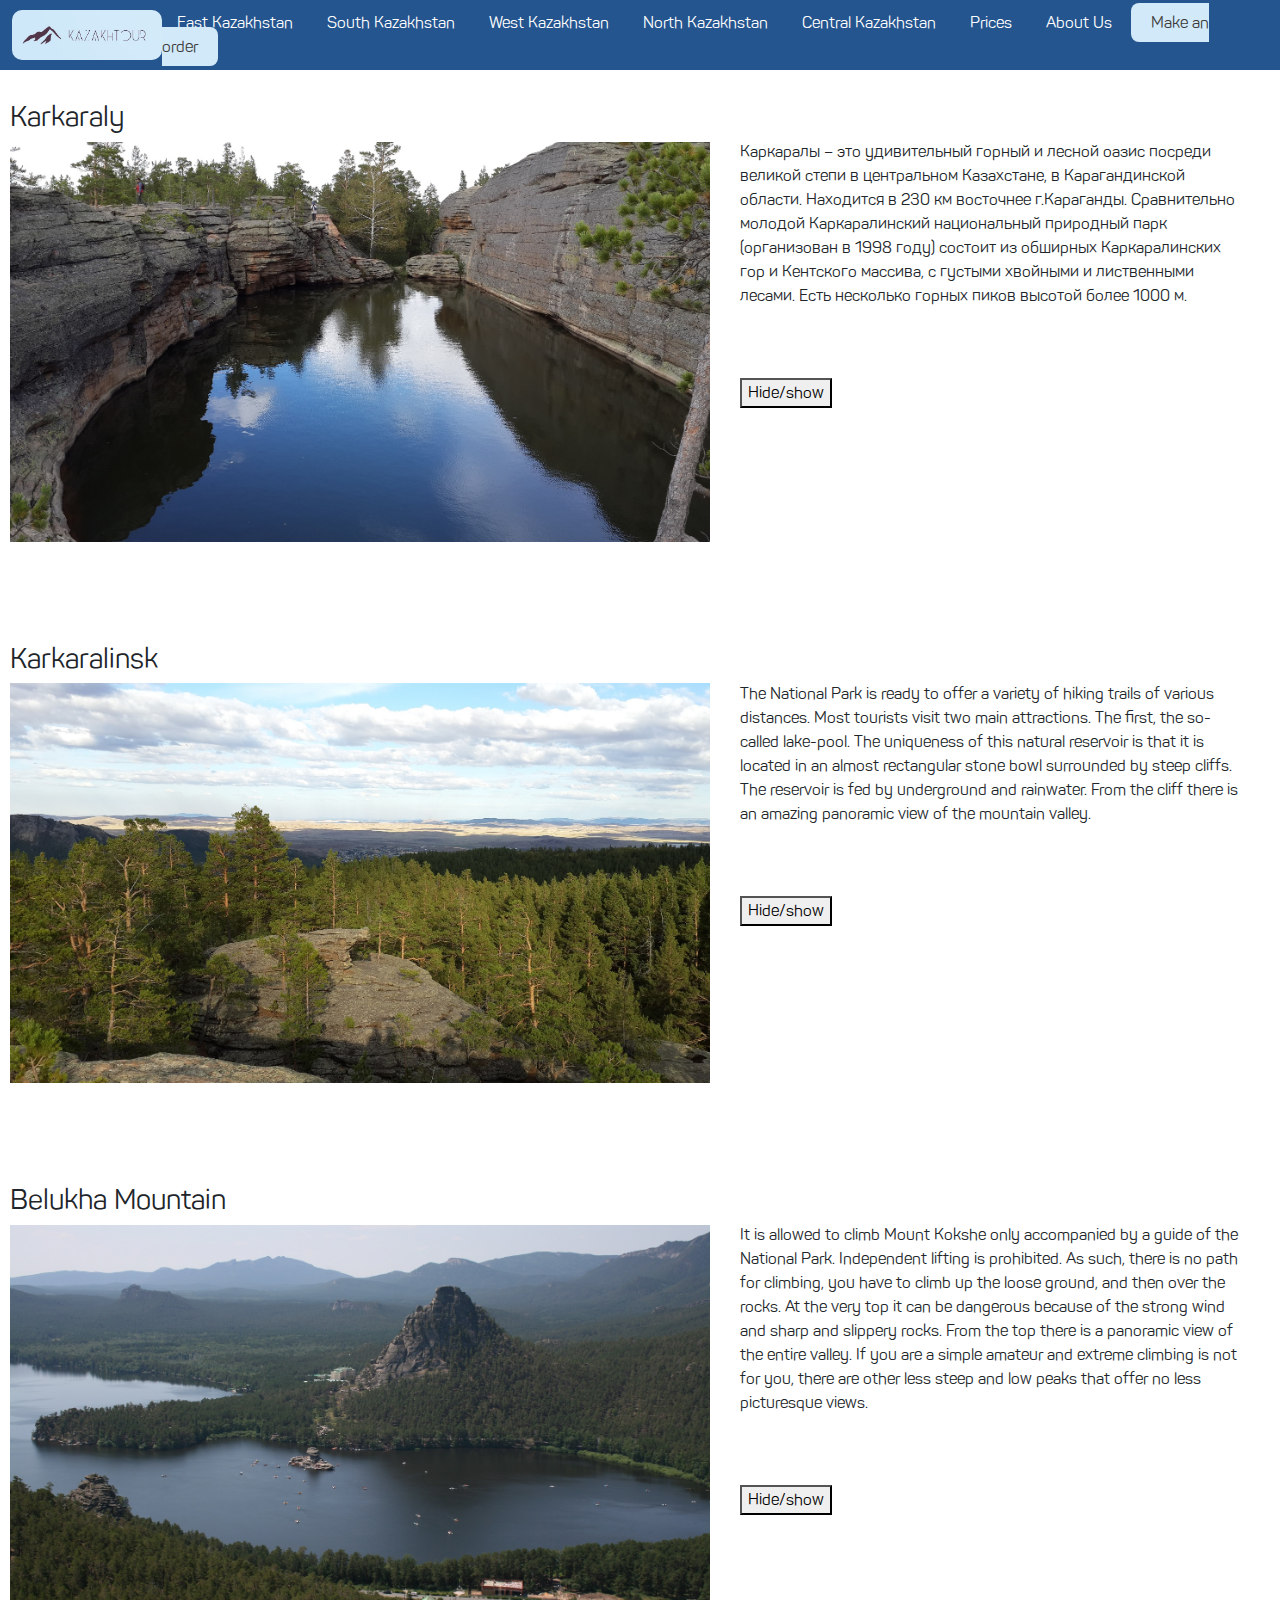
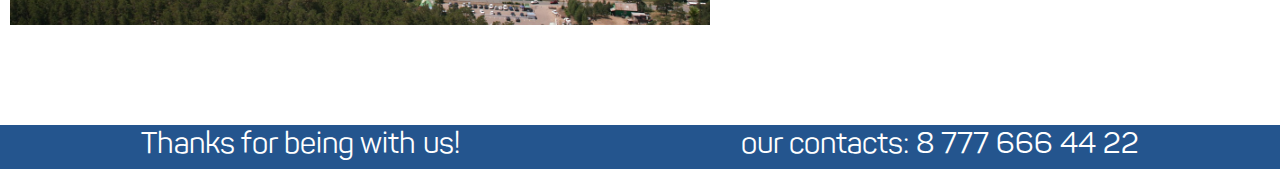
<file: bonuslab/pages/NorthKZ.html>
<!DOCTYPE html>
<html lang="en">
<head>
    <meta charset="UTF-8">
    <meta http-equiv="X-UA-Compatible" content="IE=edge">
    <meta name="viewport" content="width=device-width, initial-scale=1.0">
    <title>KazakhTour</title>
    <link rel="stylesheet" href="https://stackpath.bootstrapcdn.com/bootstrap/4.3.1/css/bootstrap.min.css" integrity="sha384-ggOyR0iXCbMQv3Xipma34MD+dH/1fQ784/j6cY/iJTQUOhcWr7x9JvoRxT2MZw1T" crossorigin="anonymous">
    <link rel="stylesheet" href="../style.css">
    <script src="https://ajax.googleapis.com/ajax/libs/jquery/3.6.1/jquery.min.js"></script>
    <script src="../index.js"></script>
</head>
<body>

    <!-- navbar starts -->
    <nav>
        <div class="navbetween">
            <a href="./index.html" style="margin-left: 20px;">
                <div class="logoblock" ></div>
            </a>
            <div class="displaynone">
                <a class="navtext" href="./EastKZ.html">East Kazakhstan</a>
                <a class="navtext" href="./SouthKZ.html">South Kazakhstan</a>
                <a class="navtext" href="./WestKZ.html">West Kazakhstan</a>
                <a class="navtext" href="./NorthKZ.html">North Kazakhstan</a>
                <a class="navtext" href="./centralKZ.html">Central Kazakhstan</a>
                <a class="navtext" href="./Prices.html">Prices</a>
                <a class="navtext" href="./aboutUs.html">About Us</a>
                <a class="navbutton" style="color: rgb(60, 58, 58);">Make an order</a>
            </div>
        </div>
    </nav>

 
    <div class="firstBlockKaz">
        <div>
            <h3>Karkaraly</h3>
            <div class="naturePhoto" style="background-image: url('../img/sever1.jpg');"></div>
        </div>
        <div>
            <div class="textBlock info1">
                Каркаралы – это удивительный горный и лесной оазис посреди великой степи в центральном Казахстане, в Карагандинской области. Находится в 230 км восточнее г.Караганды. Сравнительно молодой Каркаралинский национальный природный парк (организован в 1998 году) состоит из обширных Каркаралинских гор и Кентского массива, с густыми хвойными и лиственными лесами. Есть несколько горных пиков высотой более 1000 м.
            </div>
            <button class = "button1" style="margin-left: 30px;">Hide/show</button>

        </div>
    </div>

    <div class="firstBlockKaz">
        <div>
            <h3>Karkaralinsk</h3>
            <div class="naturePhoto" style="background-image: url('../img/sever2.jpg');"></div>
        </div>
        <div>
            <div class="textBlock info2">
                

                The National Park is ready to offer a variety of hiking trails of various distances. Most tourists visit two main attractions. The first, the so-called lake-pool. The uniqueness of this natural reservoir is that it is located in an almost rectangular stone bowl surrounded by steep cliffs. The reservoir is fed by underground and rainwater. From the cliff there is an amazing panoramic view of the mountain valley. 
            </div>
            <button class = "button2" style="margin-left: 30px;">Hide/show</button>
        </div>
    </div>

    <div class="firstBlockKaz">
        <div>
            <h3>Belukha Mountain</h3>
            <div class="naturePhoto" style="background-image: url('../img/sever3.jpg');"></div>
        </div>
        <div>
            <div class="textBlock info3">
                It is allowed to climb Mount Kokshe only accompanied by a guide of the National Park. Independent lifting is prohibited. As such, there is no path for climbing, you have to climb up the loose ground, and then over the rocks. At the very top it can be dangerous because of the strong wind and sharp and slippery rocks. From the top there is a panoramic view of the entire valley. If you are a simple amateur and extreme climbing is not for you, there are other less steep and low peaks that offer no less picturesque views.
            </div>
            <button class = "button3" style="margin-left: 30px;">Hide/show</button>
        </div>
    </div>
    
    <footer style="margin-top: 100px;">
        <h1 style="font-size: 30px; color:white">Thanks for being with us!</h1>
        <h1 style="font-size: 30px; color:white">our contacts: 8 777 666 44 22</h1>
    </footer>
</body>
</html>
</file>
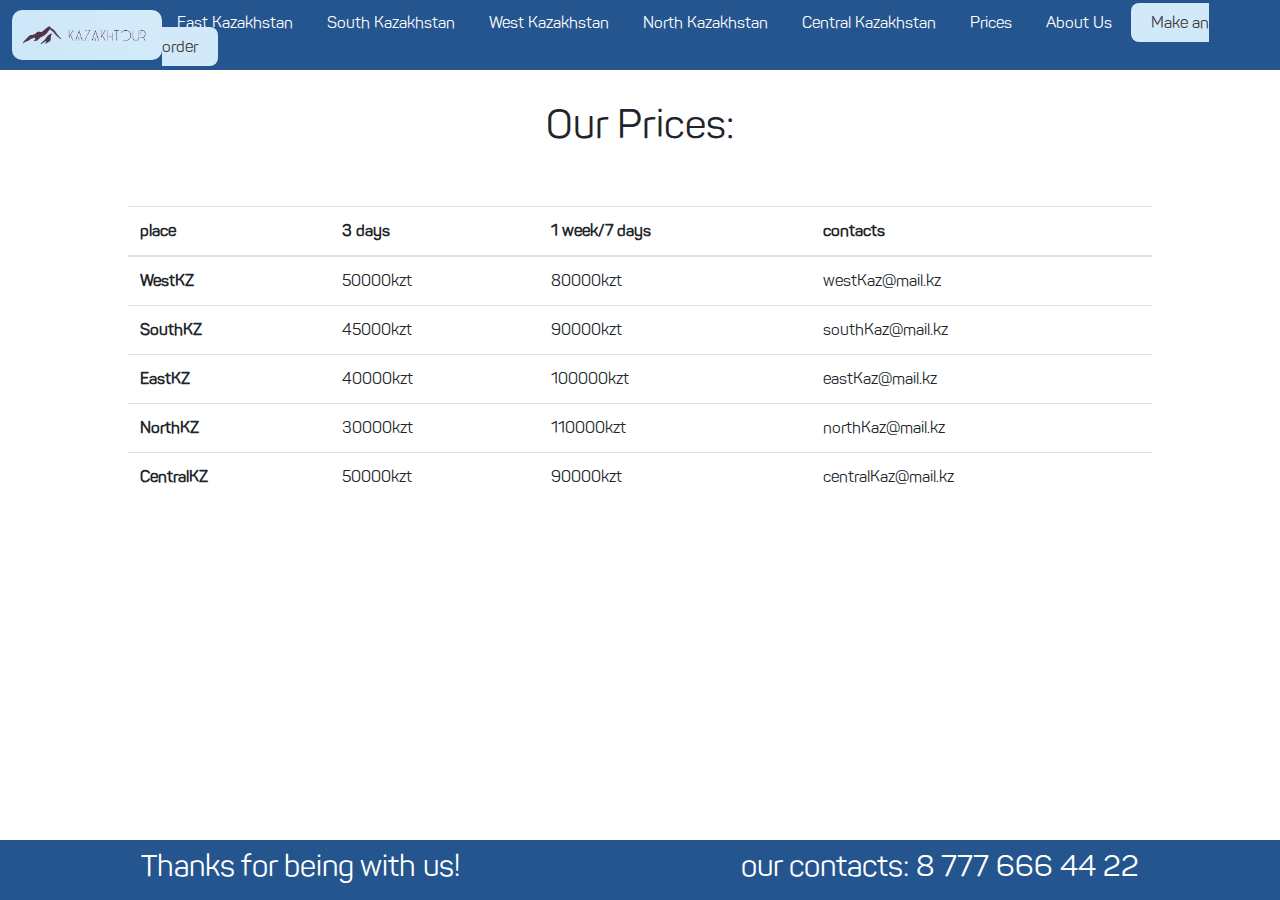
<file: bonuslab/pages/Prices.html>
<!DOCTYPE html>
<html lang="en">
<head>
    <meta charset="UTF-8">
    <meta http-equiv="X-UA-Compatible" content="IE=edge">
    <meta name="viewport" content="width=device-width, initial-scale=1.0">
    <title>KazakhTour</title>
    <link rel="stylesheet" href="https://stackpath.bootstrapcdn.com/bootstrap/4.3.1/css/bootstrap.min.css" integrity="sha384-ggOyR0iXCbMQv3Xipma34MD+dH/1fQ784/j6cY/iJTQUOhcWr7x9JvoRxT2MZw1T" crossorigin="anonymous">
    <link rel="stylesheet" href="../style.css">
    <script src="https://ajax.googleapis.com/ajax/libs/jquery/3.6.1/jquery.min.js"></script>
    <script src="../index.js"></script>
</head>
<body>

    <!-- navbar starts -->
    <nav>
        <div class="navbetween">
            <a href="./index.html" style="margin-left: 20px;">
                <div class="logoblock" ></div>
            </a>
            <div class="displaynone">
              <a class="navtext" href="./EastKZ.html">East Kazakhstan</a>
              <a class="navtext" href="./SouthKZ.html">South Kazakhstan</a>
              <a class="navtext" href="./WestKZ.html">West Kazakhstan</a>
              <a class="navtext" href="./NorthKZ.html">North Kazakhstan</a>
              <a class="navtext" href="./centralKZ.html">Central Kazakhstan</a>
              <a class="navtext" href="./Prices.html">Prices</a>
              <a class="navtext" href="./aboutUs.html">About Us</a>
              <a class="navbutton" style="color: rgb(60, 58, 58);">Make an order</a>
            </div>
        </div>
    </nav>

    <div style="width:80%; margin-top: 100px; display: flex; flex-direction: column; align-items: center;">
        <h1>Our Prices:</h1>
        
        <table class="table" style="margin-top: 50px;">
            <thead>
              <tr>
                <th scope="col">place</th>
                <th scope="col">3 days</th>
                <th scope="col">1 week/7 days</th>
                <th scope="col">contacts</th>
              </tr>
            </thead>
            <tbody>
              <tr>
                <th scope="row">WestKZ</th>
                <td>50000kzt</td>
                <td>80000kzt</td>
                <td>westKaz@mail.kz</td>
              </tr>
              <tr>
                <th scope="row">SouthKZ</th>
                <td>45000kzt</td>
                <td>90000kzt</td>
                <td>southKaz@mail.kz</td>
              </tr>
              <tr>
                <th scope="row">EastKZ</th>
                <td>40000kzt</td>
                <td>100000kzt</td>
                <td>eastKaz@mail.kz</td>
              </tr>
              <tr>
                <th scope="row">NorthKZ</th>
                <td>30000kzt</td>
                <td>110000kzt</td>
                <td>northKaz@mail.kz</td>
              </tr>
              <tr>
                <th scope="row">CentralKZ</th>
                <td>50000kzt</td>
                <td>90000kzt</td>
                <td>centralKaz@mail.kz</td>
              </tr>
            </tbody>
          </table>

    </div>

    
 
    
    <footer>
        <h1 style="font-size: 30px; color:white">Thanks for being with us!</h1>
        <h1 style="font-size: 30px; color:white">our contacts: 8 777 666 44 22</h1>
    </footer>
</body>
</html>
</file>
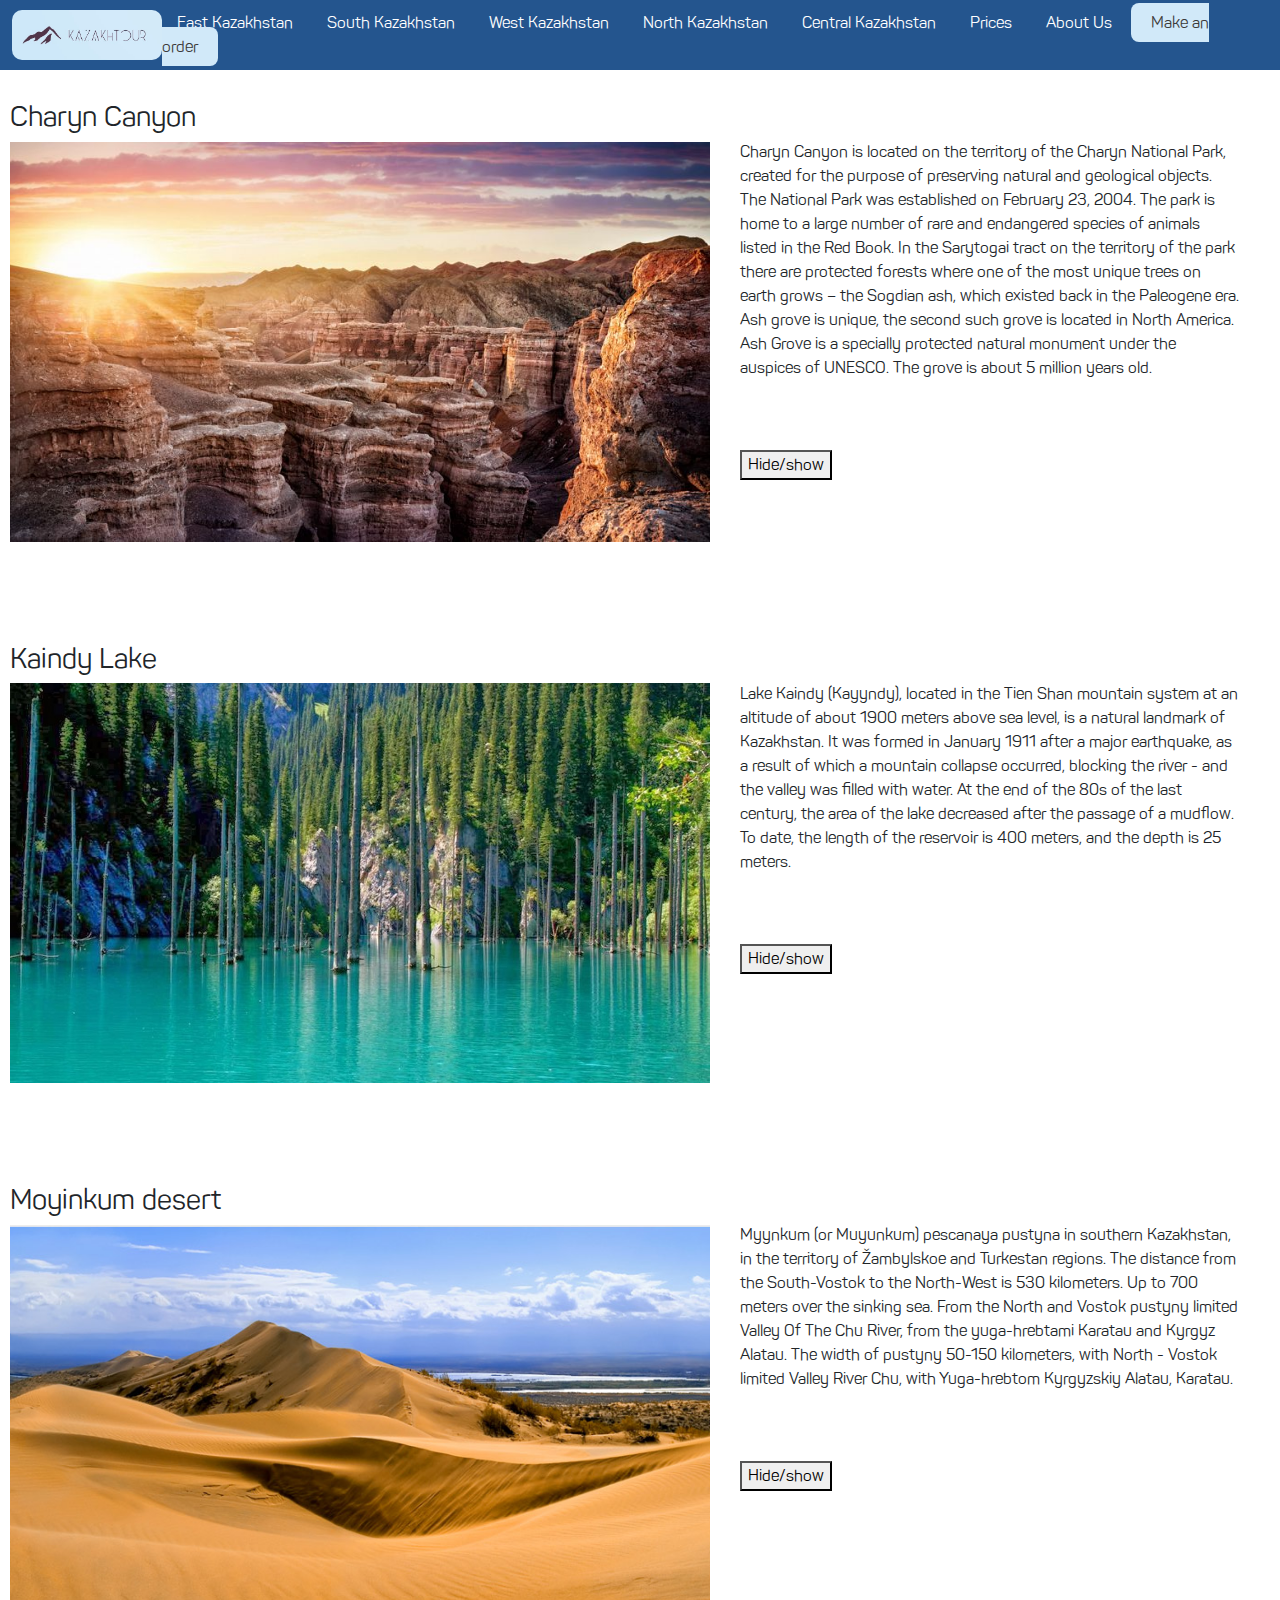
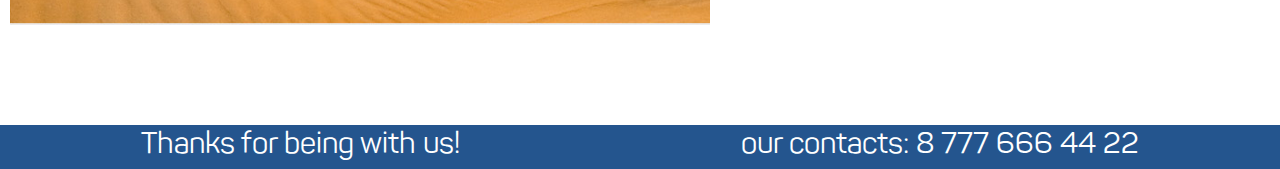
<file: bonuslab/pages/SouthKZ.html>
<!DOCTYPE html>
<html lang="en">
<head>
    <meta charset="UTF-8">
    <meta http-equiv="X-UA-Compatible" content="IE=edge">
    <meta name="viewport" content="width=device-width, initial-scale=1.0">
    <title>KazakhTour</title>
    <link rel="stylesheet" href="https://stackpath.bootstrapcdn.com/bootstrap/4.3.1/css/bootstrap.min.css" integrity="sha384-ggOyR0iXCbMQv3Xipma34MD+dH/1fQ784/j6cY/iJTQUOhcWr7x9JvoRxT2MZw1T" crossorigin="anonymous">
    <link rel="stylesheet" href="../style.css">
    <script src="https://ajax.googleapis.com/ajax/libs/jquery/3.6.1/jquery.min.js"></script>
    <script src="../index.js"></script>
</head>
<body>

    <!-- navbar starts -->
    <nav>
        <div class="navbetween">
            <a href="./index.html" style="margin-left: 20px;">
                <div class="logoblock" ></div>
            </a>
            <div class="displaynone">
                <a class="navtext" href="./EastKZ.html">East Kazakhstan</a>
                <a class="navtext" href="./SouthKZ.html">South Kazakhstan</a>
                <a class="navtext" href="./WestKZ.html">West Kazakhstan</a>
                <a class="navtext" href="./NorthKZ.html">North Kazakhstan</a>
                <a class="navtext" href="./centralKZ.html">Central Kazakhstan</a>
                <a class="navtext" href="./Prices.html">Prices</a>
                <a class="navtext" href="./aboutUs.html">About Us</a>
                <a class="navbutton" style="color: rgb(60, 58, 58);">Make an order</a>
            </div>
        </div>
    </nav>

    <div class="firstBlockKaz">
        <div>
            <h3>Charyn Canyon</h3>
            <div class="naturePhoto" style="background-image: url('../img/charyn.jpg');"></div>
        </div>
        <div>
            <div class="textBlock info1">
                Charyn Canyon is located on the territory of the Charyn National Park, created for the purpose of preserving natural and geological objects. The National Park was established on February 23, 2004. The park is home to a large number of rare and endangered species of animals listed in the Red Book. In the Sarytogai tract on the territory of the park there are protected forests where one of the most unique trees on earth grows – the Sogdian ash, which existed back in the Paleogene era. Ash grove is unique, the second such grove is located in North America. Ash Grove is a specially protected natural monument under the auspices of UNESCO. The grove is about 5 million years old.
            </div>
            <button class = "button1" style="margin-left: 30px;">Hide/show</button>

        </div>
    </div>

    <div class="firstBlockKaz">
        <div>
            <h3>Kaindy Lake</h3>
            <div class="naturePhoto" style="background-image: url('../img/ugKZ.jpg');"></div>
        </div>
        <div>
            <div class="textBlock info2">
                Lake Kaindy (Kayyndy), located in the Tien Shan mountain system at an altitude of about 1900 meters above sea level, is a natural landmark of Kazakhstan. It was formed in January 1911 after a major earthquake, as a result of which a mountain collapse occurred, blocking the river - and the valley was filled with water. At the end of the 80s of the last century, the area of the lake decreased after the passage of a mudflow. To date, the length of the reservoir is 400 meters, and the depth is 25 meters.
            </div>
            <button class = "button2" style="margin-left: 30px;">Hide/show</button>
        </div>
    </div>

    <div class="firstBlockKaz">
        <div>
            <h3>Moyinkum desert</h3>
            <div class="naturePhoto" style="background-image: url('../img/desert.jpg');"></div>
        </div>
        <div>
            <div class="textBlock info3">
                Myynkum (or Muyunkum) pescanaya pustyna in southern Kazakhstan, in the territory of Žambylskoe and Turkestan regions. The distance from the South-Vostok to the North-West is 530 kilometers.
Up to 700 meters over the sinking sea.
From the North and Vostok pustyny limited Valley Of The Chu River, from the yuga-hrebtami Karatau and Kyrgyz Alatau. The width of pustyny 50-150 kilometers, with North - Vostok limited Valley River Chu, with Yuga-hrebtom Kyrgyzskiy Alatau, Karatau.
            </div>
            <button class = "button3" style="margin-left: 30px;">Hide/show</button>
        </div>
    </div>
 
    
    <footer style="margin-top: 100px;">
        <h1 style="font-size: 30px; color:white">Thanks for being with us!</h1>
        <h1 style="font-size: 30px; color:white">our contacts: 8 777 666 44 22</h1>
    </footer>
</body>
</html>
</file>
<file: Calculator/style.css>
body{
    margin: 0;
    padding: 0;
}

.screen{
    width: 100%;
    height: 100vh;
    background-color: wheat ;
    display: flex;
    align-items: center;
    justify-content: center;
    margin: 0;
    padding: 0;
}



.calcblock{
    border: 4px solid white;
    height: 650px;
    width: 420px;
    display: flex;
    justify-content: center;
    align-items: center;
    background-color: rgb(31, 175, 98);

}
.calculator{
    width: 350px;
    height: 600px;
    padding: 15px;

}

.answer{
    display: flex;
    
    height: 100px;
    width: 345px;
    border: 2px solid white;
    background-color: rgb(255, 255, 255);
}
.firstNum{
    margin-left: 20px;
    margin-top: 20px;
    font-size: 65px;
    font-weight: 700;
    color: black;
    /* margin-bottom: 20px; */
   
}
.secondNum{
    margin-left: 20px;
    margin-top: 20px;
    font-size: 65px;
    font-weight: 700;
    color: black;
}
.operationType{
    margin-left: 20px;
    margin-top: 20px;
    font-size: 65px;
    font-weight: 700;
    color: black;
}

.upperSigns{
    margin: 2px;
    height: 80px;
    width: 80px;
    border-radius: 10px;
    background-color: rgb(159, 159, 159);
    font-size: large;
}
.orange{
    color: white;
    font-weight: 700;
    
    font-size: large;

    margin: 2px;
    height: 80px;
    width: 80px;
    border-radius: 10px;
    background-color: rgb(32, 106, 28);
}
.black{
    color: white;
    font-weight: 700;
    font-size: large;

    margin: 2px;
    height: 80px;
    width: 80px;
    border-radius: 10px;
    background-color: rgb(31, 28, 28);
}

.buttonLongDarkGray{
    color: white;
    font-weight: 700;
    font-size: large;

    margin: 2px;
    height: 80px;
    width: 168px;
    border-radius: 10px;
    background-color: rgb(36, 31, 31);
}
</file>
<file: jquery labwork/style.css>
body {
    background-color: #e1e3e6;
    font-family: Arial, sans-serif;
    padding: 30px;
    display: flex;
    flex-wrap: wrap;
}

.card {
    margin: 15px;
    width: 400px;
    height: auto;
    display: flex;
    position: relative;
    flex-direction: column;
    background-color: #b7dadc;
    padding: 10px;
    border-radius: 8px;
    box-shadow: rgba(0, 0, 0, 0.24) 0px 3px 8px;
}

.info {
    display: flex;
    justify-content: space-between;
    align-items: center;
}

.basket {
    position: absolute;
    right: 38px;
}

.close {
    position: absolute;
    right: 10px;
}

.price {
    margin: 0;
}
</file>
<file: lab5 Web/style.css>
body{
    margin: 0;
    padding: 0;
    
    height: 100vh;
}


.screen{
    display: flex;
    justify-content: center;
    align-items: center;
}

.block{
    font-size: 25px;
    font-family: Arial, Helvetica, sans-serif;
    display: flex;
    align-items: center;
    justify-content: center;
    width: 150px;
    background-color: aquamarine;
    height: 100px;
    margin: 10px;
}
.buttons{
    display: flex;
    object-fit: contain;
    margin-left: 100px;
    margin-top: 50px;
}
</file>
<file: lab6/style.css>
body {
    font-family: fantasy, sans-serif;
    letter-spacing: 1px;
    padding: 61px;
    display: flex;
    background-color: #7895b8;
}


.model{
    margin-bottom: 5px;
}

.block {
    border: 5px solid white;
    margin: 15px;
    width: 400px;
    height: auto;
    display: flex;
    position: relative;
    flex-direction: column;
    background-color: #64e79a;
    padding: 11px;
    border-radius: 10px;
    box-shadow: rgba(0, 0, 0, 15) 0px 5px 10px;
}


.phoneNumber{
    font-size: 18px;
}

.about {
    display: flex;
    justify-content: space-between;
    align-items: center;
}

.cart {
    position: absolute;
    right: 52px;  
}

.close {
    position: absolute;
    right: 10px;  
}

.price {
    margin: 0;
}
</file>
<file: WEB GAME/style.css>
body{
    margin: 0;
    padding: 0;
    display: flex;
    justify-content: center;
    height: 100vh;
    background-color: aquamarine;
}
.main{
    /* background-color: blue; */
    display: flex;
    flex-direction: column;
    justify-content: center;
    align-items: center;
}
.result{
    position: absolute;
    top: 50%;
    left: 50%;
    margin-top: -200px;
    margin-left: -250px;
    width: 500px;
    height: 500px;
    color: white;
    background-color: blue;
    z-index: 5;
    border-radius: 10px;
    box-shadow: rgb(38, 57, 77) 0px 20px 30px -10px;
    display: flex;
    align-items: center;
    justify-content: center;
    flex-direction: column;
    display: none;
    
}
.row{
    background-color: blueviolet;
    display: flex;
}


.time{
    display: flex;
    margin-bottom: 50px;
}

.timer{
    font-size: 50px;
    font-family:Arial, Helvetica, sans-serif;
}
    
.block{
    margin: 5px;
    width: 100px;
    height: 100px;
    /* background-color: brown; */
    /* background-image: url("./img/mystery.jpg"); */
    /* background-size: cover; */
    cursor: pointer ;
    position: relative;
    /* background-color: green; */
}

.thecard{
    position: absolute;
    width: 100%;
    height: 100%;
    transform-style: preserve-3d;
    transition: all 0.5s ease;
    background-color: yellow;
}
.thefront{
    background-image: url("./img/mystery.jpg"); 
    background-size: cover; 
    position: absolute;
    width: 100%;
    height: 100%;
    backface-visibility: hidden;
    /* background: #ffc728; */
    color: #333;

}
.theback{
    background-image: url('./img/cat.jpg');
    background-size: cover;
    background-position: center;
    position: absolute;
    width: 100%;
    height: 100%;
    backface-visibility: hidden;
    /* background: #fafafa; */
    color: #333;
    transform: rotateY(180deg);

}
.reverse {
    transform: rotateY(180deg);
}
</file>
<file: bonuslab/style.css>
@font-face {
	font-family: "Panton";
	src: url("./Panton.woff") format("woff");/* Modern Browsers */
		
	font-weight: normal;
	font-style: normal;
}

body{
    
    min-height: 100vh;
    display: flex;
    flex-direction: column;
    align-items: center;
    font-family: 'Panton', sans-serif;
    /* background-color: aquamarine; */
    margin: 0;
    padding: 0;
    width: 100%;
    height: 100vh;

}
.navbetween{
    width: 100%;
    display: flex;
    align-items: center;
    justify-content: space-between;
    padding: 15px;
}
.navtext{
    font-family: 'Panton',Arial,sans-serif;
    padding: 15px ;
    color:#ffffff;
    font-size:16px;
    font-weight:500;
}
.navbutton{
    cursor: pointer;
    font-family: 'Panton', Arial, sans-serif;
    padding: 10px 20px 10px 20px;
    background-color:rgb(209,233,249);
    border-radius:8px;
    -moz-border-radius:8px;
    -webkit-border-radius:8px;
    font-weight:500;
}

nav{
    margin-right: 20px;
    display: flex;
    align-items: center;
    width: 102%;
    height: 70px;
    background-color: rgb(66, 173, 215);
    color: white;
    background: rgb(36,85,142);
    position: fixed;
    top: 0;
    z-index: 1000;
    
}
.logoblock{
    width: 150px;
    height: 50px;
    background-image: url('./img/logo.jpg');
    background-size: cover;
    background-repeat: no-repeat;
    background-position: center;
    border-radius: 10px;
}
.entryblock{
    color: white;
    display: flex;
    align-items: center;
    flex-direction: column;
    width: 100%;
    height: 1000px;
    background-color: blue;
    background-image: linear-gradient(rgba(0, 0, 0, 0.647),rgba(0, 0, 0, 0.5)) ,  url('./img/naturesteppemountain.jpg');
    background-size: cover;
    background-repeat: no-repeat;
    background-position: center;

}
.welcomeMessage{
    margin-top: 150px;
    text-align: center;
}


/* блок с гарантиями */

.galochka{
    margin-right: 5px;
    width: 40px;
    height: 40px;
}

.buycoursediv{
    background-size: 1300px;
    background-repeat: no-repeat;
    background-position-x: 600px;
    background-position-y: 50px;
    width: 100%;
    display: flex;
    flex-direction: column;
    margin-top: 50px;
    align-items: center;
    justify-content: center;
    margin-bottom: 100px;
}

.bigboldtext{
    font-size: 30px;
    font-family: 'Panton',Arial,sans-serif;
    line-height: 1.1;
    font-weight: 700;
    background-position: center center;
    /* border-color: transparent; */
    /* border-style: solid; */
    word-break: normal;
    color: #fff;
    margin-bottom: 5px;
}
.justtext{
    font-size: 20px;
    font-family: 'Panton',Arial,sans-serif;
    line-height: 1.5;
    font-weight: 400;
    background-position: center center;
    border-color: transparent;
    border-style: solid;
    color: #ffffff;
    word-break: normal;
    margin-bottom: 30px;
}
.manblock{
    cursor: pointer;
    width: 350px;
    height: 250px;
    border-radius: 10px;
    margin: 10px;
    background-color: white;
    transition: 0.5s;
    padding: 10px;
}
.name{
    color: rgb(32, 30, 30);
    font-size: 25px;
    font-family: 'Panton',Arial,sans-serif;
    line-height: 1.3;
    font-weight: 700;
    padding: 0;
    margin: 0;
    
}
.graytext{
    color: rgb(136, 136, 136);
    font-size: 15px;
    font-family: 'Panton',Arial,sans-serif;
    line-height: 1.3;
    font-weight: 700;
    padding: 0;
    margin: 0;
}

.natureBlock{
    width: 100%;
    margin-top: 50px;
    display: flex;
    justify-content: center;
    align-items: center;
}

.container{
    margin-top: 50px;
    margin-bottom: 100px;
}

.gallery {
    display: grid;
    grid-template-columns: repeat(8, 1fr);
    grid-template-rows: repeat(8, 5vw);
    grid-gap: 15px;
}

.gallery__img {
    width: 100%;
    height: 100%;
    object-fit: cover;
}
.gallery__item--1 {
    grid-column-start: 1;
    grid-column-end: 3;
    grid-row-start: 1;
    grid-row-end: 3;
}
.gallery__item--2 {
    grid-column-start: 3;
    grid-column-end: 5;
    grid-row-start: 1;
    grid-row-end: 3;
}
.gallery__item--3 {
    grid-column-start: 5;
    grid-column-end: 9;
    grid-row-start: 1;
    grid-row-end: 6;
}
.gallery__item--4 {
    grid-column-start: 1;
    grid-column-end: 5;
    grid-row-start: 3;
    grid-row-end: 6;
}
.gallery__item--5 {
    grid-column-start: 1;
    grid-column-end: 5;
    grid-row-start: 6;
    grid-row-end: 9;
}

.gallery__item--6 {
    grid-column-start: 5;
    grid-column-end: 9;
    grid-row-start: 6;
    grid-row-end: 9;
}


figure{
    margin:15px 0px 15px 0px
}




/* модальные окна для увеличивания фоток НАЧИНАЮСТЯ */

#modal, #modal1, #modal2, #modal3, #modal4, #modal5{
    display: none;
    width: 100vw;
    height: 100vh;
    position: absolute;
    top: 1200px;
    left: 0;
    background-color: rgba(0, 0, 0, 0.7);
    overflow-x: hidden;
    overflow-y: hidden;
}
.none{
    display: none;
}

.modal_image, .modal_image1, .modal_image2, .modal_image3, .modal_image4, .modal_image5 {
    width: 100vw;
    height: 100vh;
    display: flex;
    flex-direction: column;
    justify-content: center;
    align-items: center;
}

.modal_image > img{
    width: 800px;
    height: auto;
}

.modal_image1 > img{
    width: 800px;
    height: auto;
}

.modal_image2 > img{
    width: 800px;
    height: auto;
}

.modal_image3 > img{
    width: 800px;
    height: auto;
}

.modal_image4 > img{
    width: 800px;
    height: auto;
}

.modal_image5 > img{
    width: 800px;
    height: auto;
}

/* модальные окна для увеличивания фоток ЗАКАНЧИВАЮТСЯ */


button{
    margin-top: 40px;
}

footer{
    margin-top: auto;
    /* position: absolute; */
    /* bottom: 80; */
    /* left: 0; */
    height: 60px;
    width: 100%;
    display: flex;
    justify-content: space-around;
    align-items: center;
    background: rgb(36,85,142);
    
}


.firstBlockKaz{
    margin-top: 100px;
    width: 100%;
    display: flex;
    justify-content: center;
}

.naturePhoto{
    background-size: cover;
    height: 400px;
    width: 700px;
    background-repeat: no-repeat;
    background-position: center;
}

.textBlock{
    margin: 30px;
    margin-top: 40px;
    width: 500px;
}

.info{
    /* background:#98bf21; */
    height: 300px;
    width:500px;
    /* position:absolute; */
    overflow-y: hidden;
}

/* GLOWING TEXT 
Делает хуже оптимизацию и начнает лагать. Можешь добавить по желанию
*/

/* .glow {
    font-size: 80px;
    color: #fff;
    text-align: center;
    animation: glow 1s ease-in-out infinite alternate;
  }
  
  @-webkit-keyframes glow {
    from {
      text-shadow: 0 0 10px #fff, 0 0 20px #fff, 0 0 30px #47fd87, 0 0 40px #47fd87, 0 0 50px #47fd87, 0 0 60px #47fd87, 0 0 70px #47fd87;
    }
    
    to {
      text-shadow: 0 0 20px #fff, 0 0 30px rgb(65, 178, 254), 0 0 40px rgb(65, 178, 254), 0 0 50px rgb(65, 178, 254), 0 0 60px rgb(65, 178, 254), 0 0 70px rgb(65, 178, 254), 0 0 80px rgb(65, 178, 254);
    }
  } */
</file>
